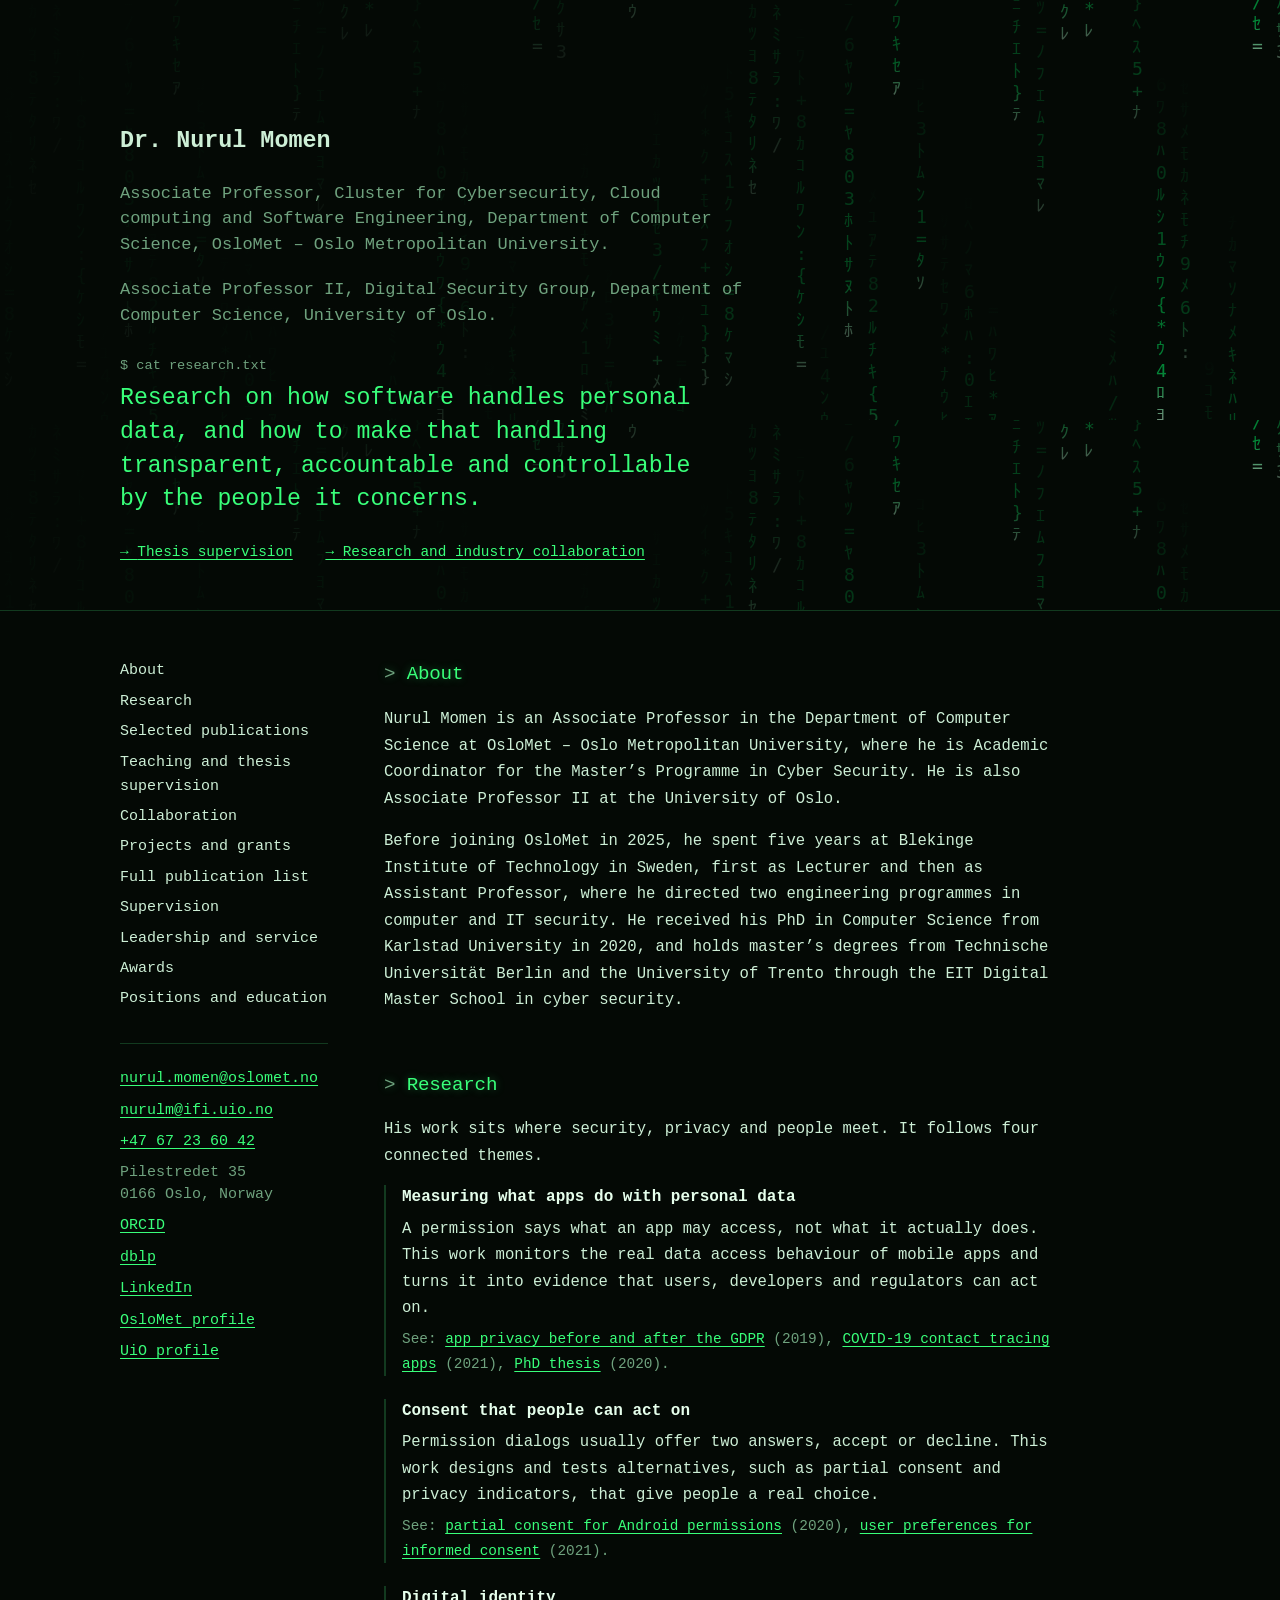
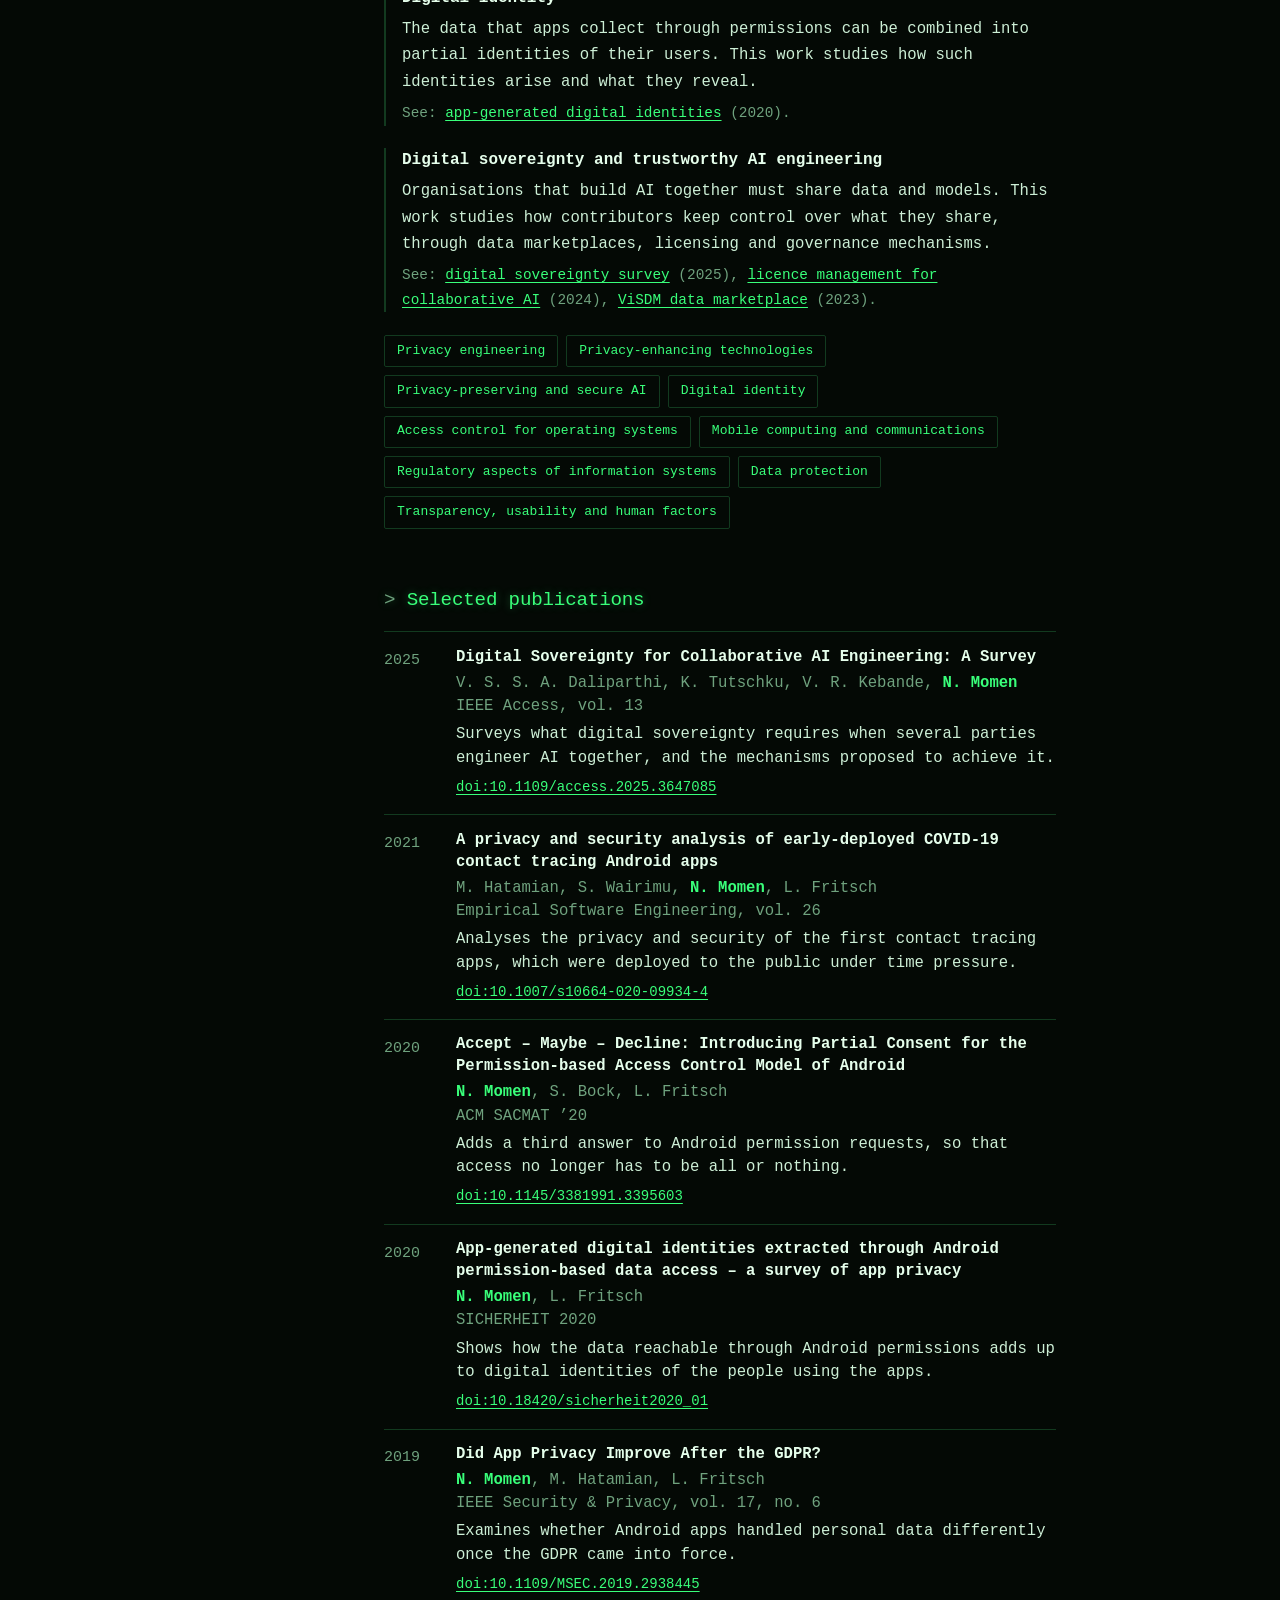
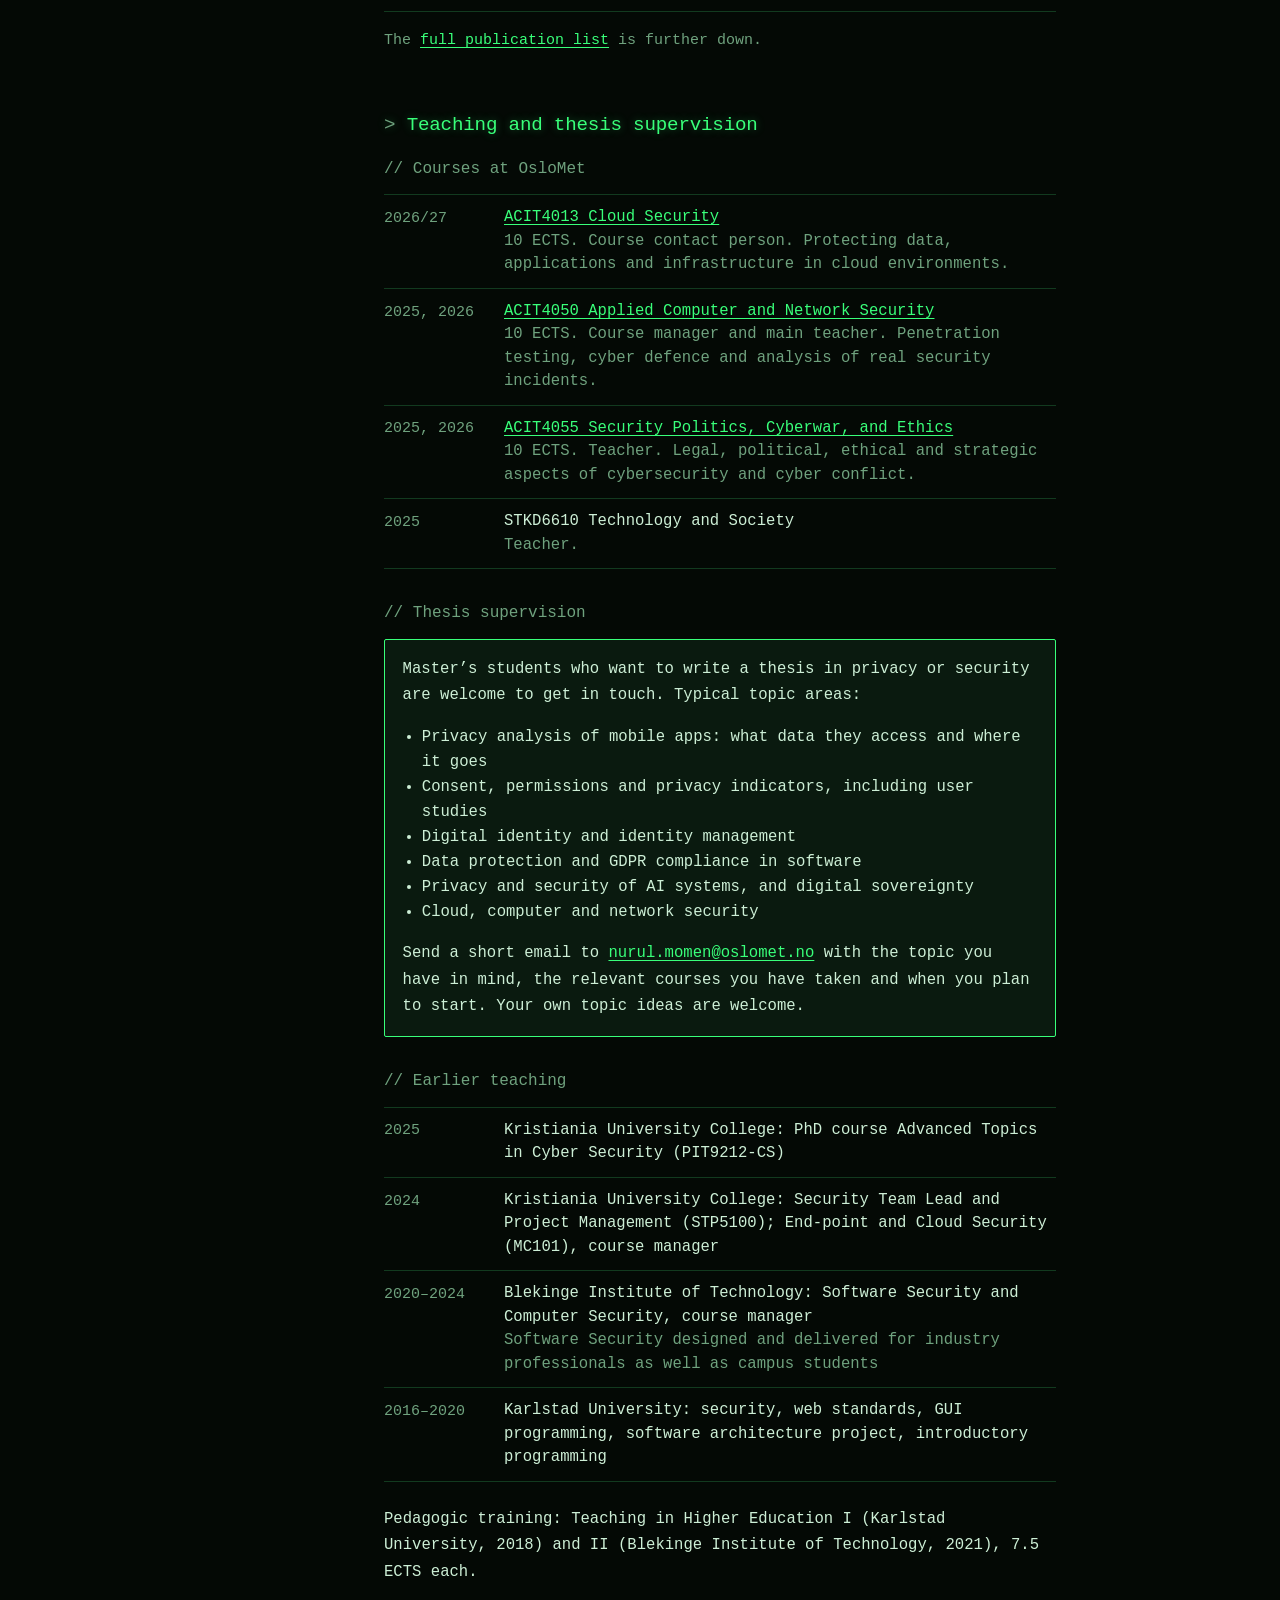
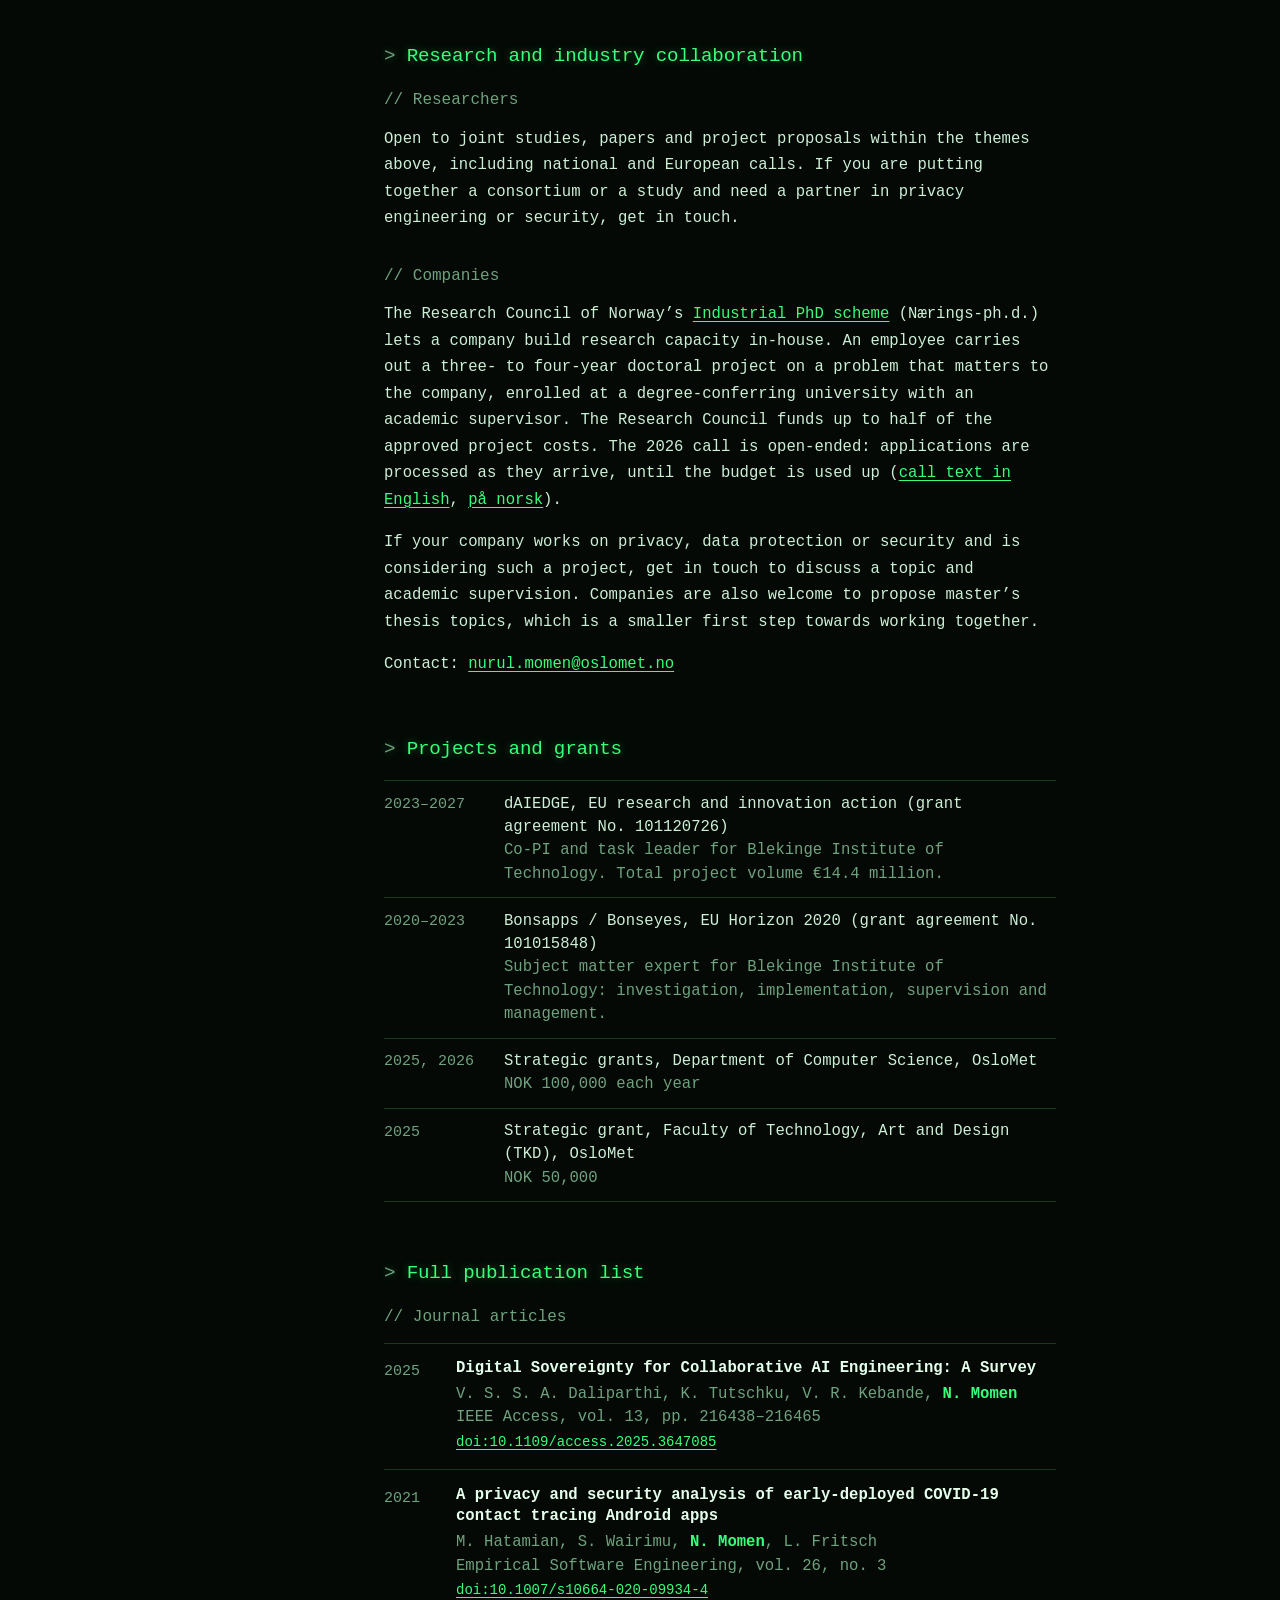
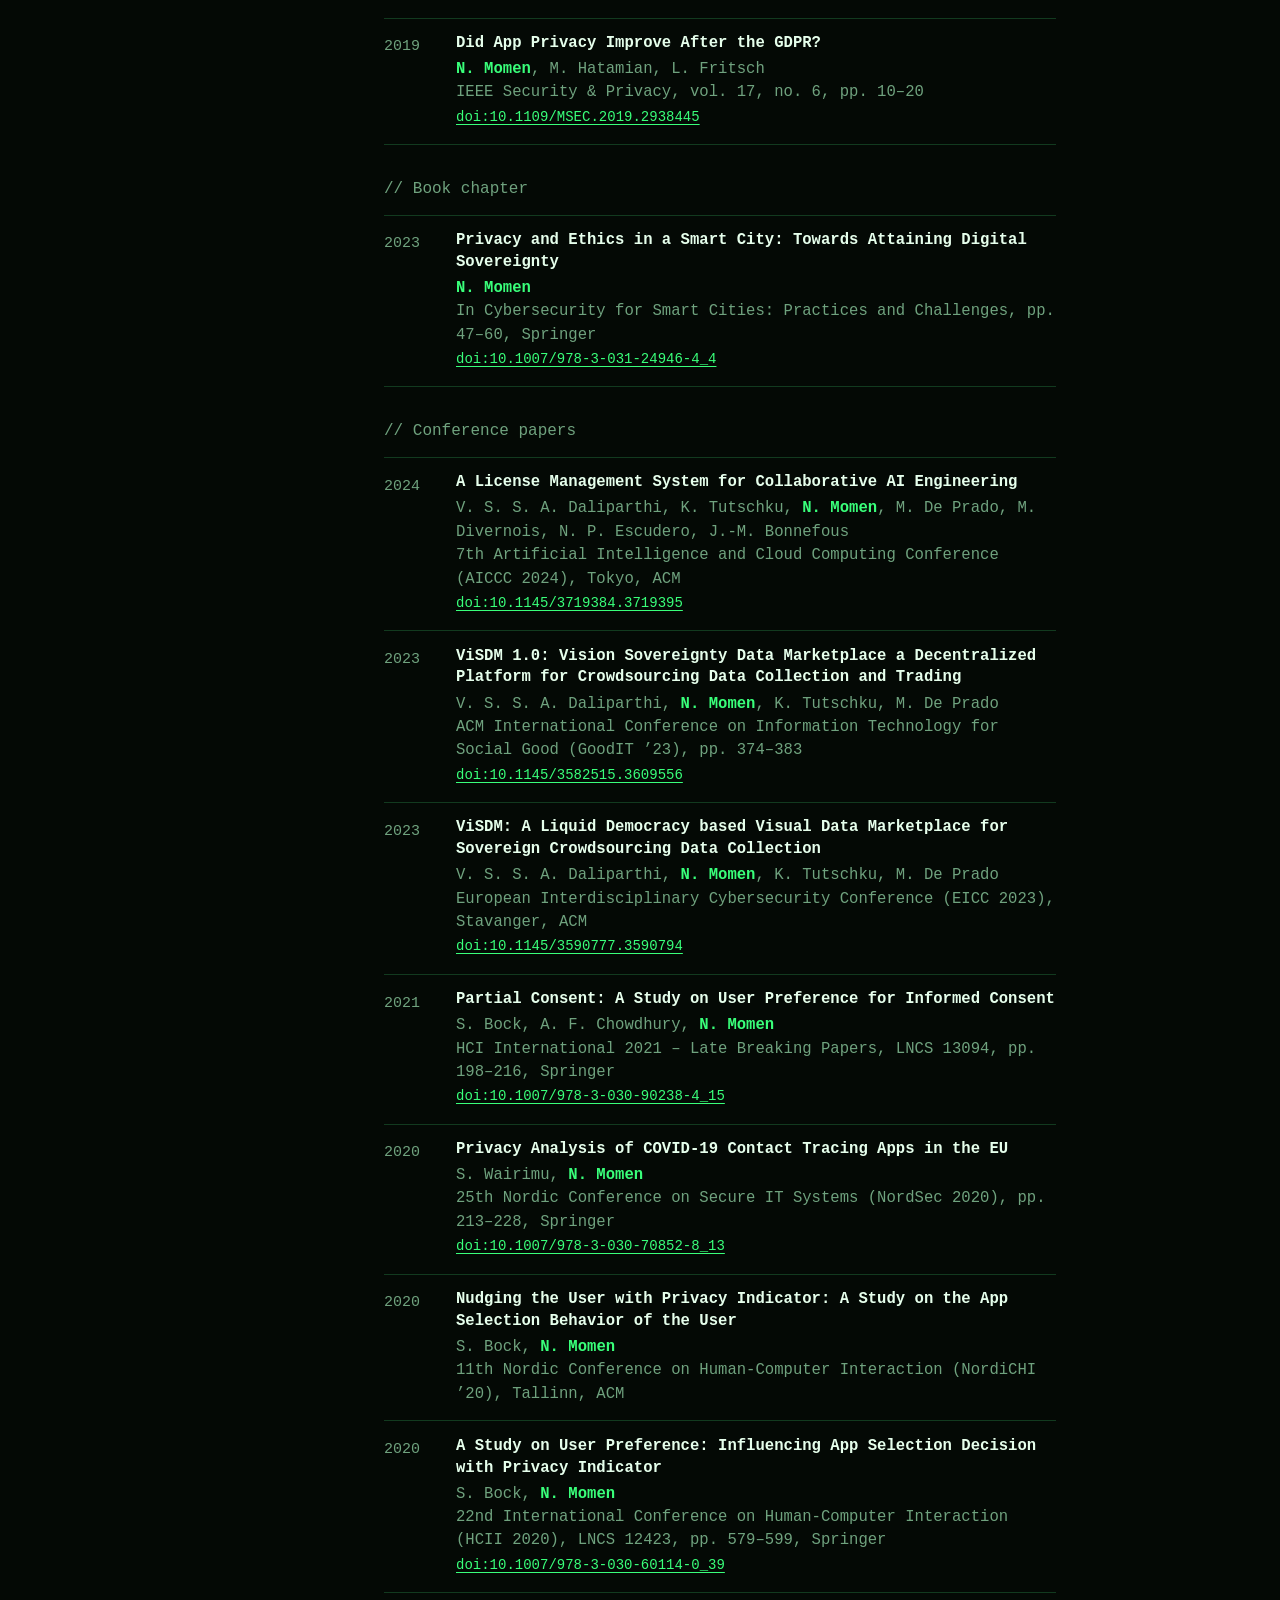
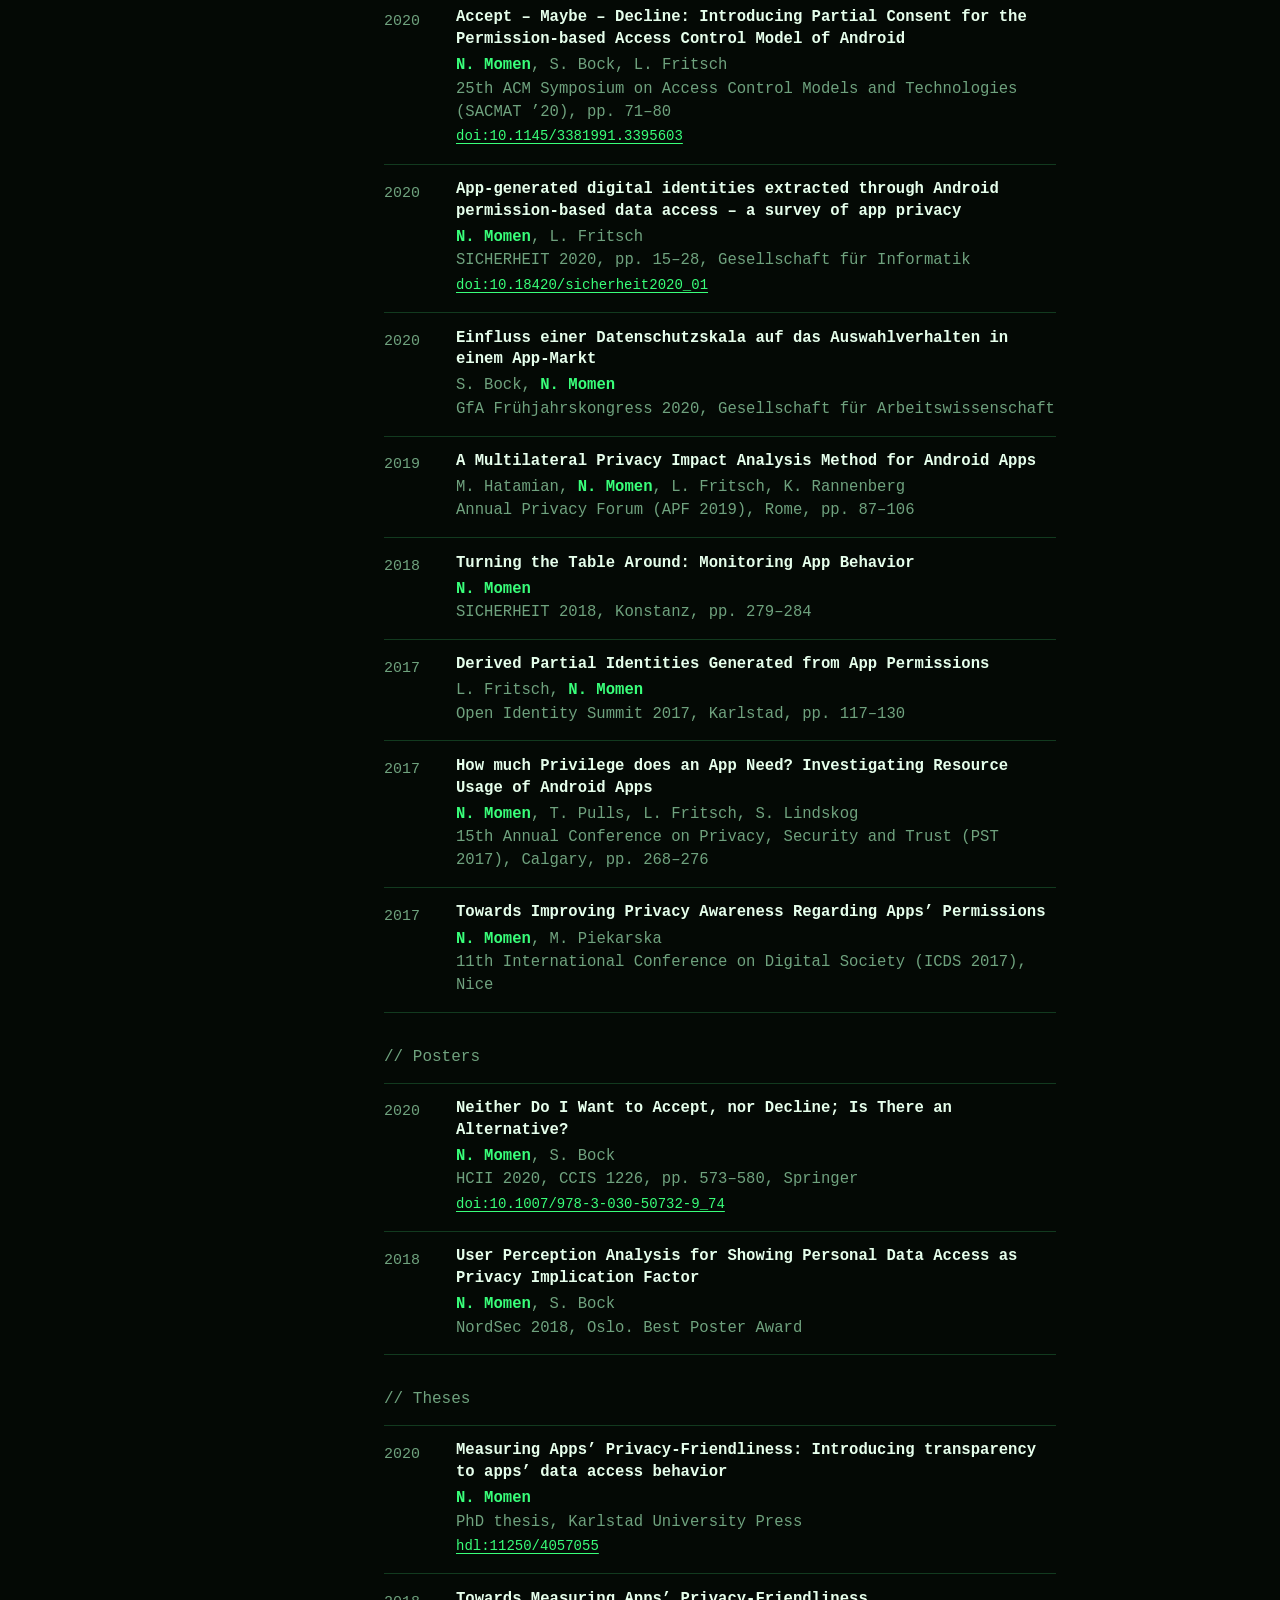
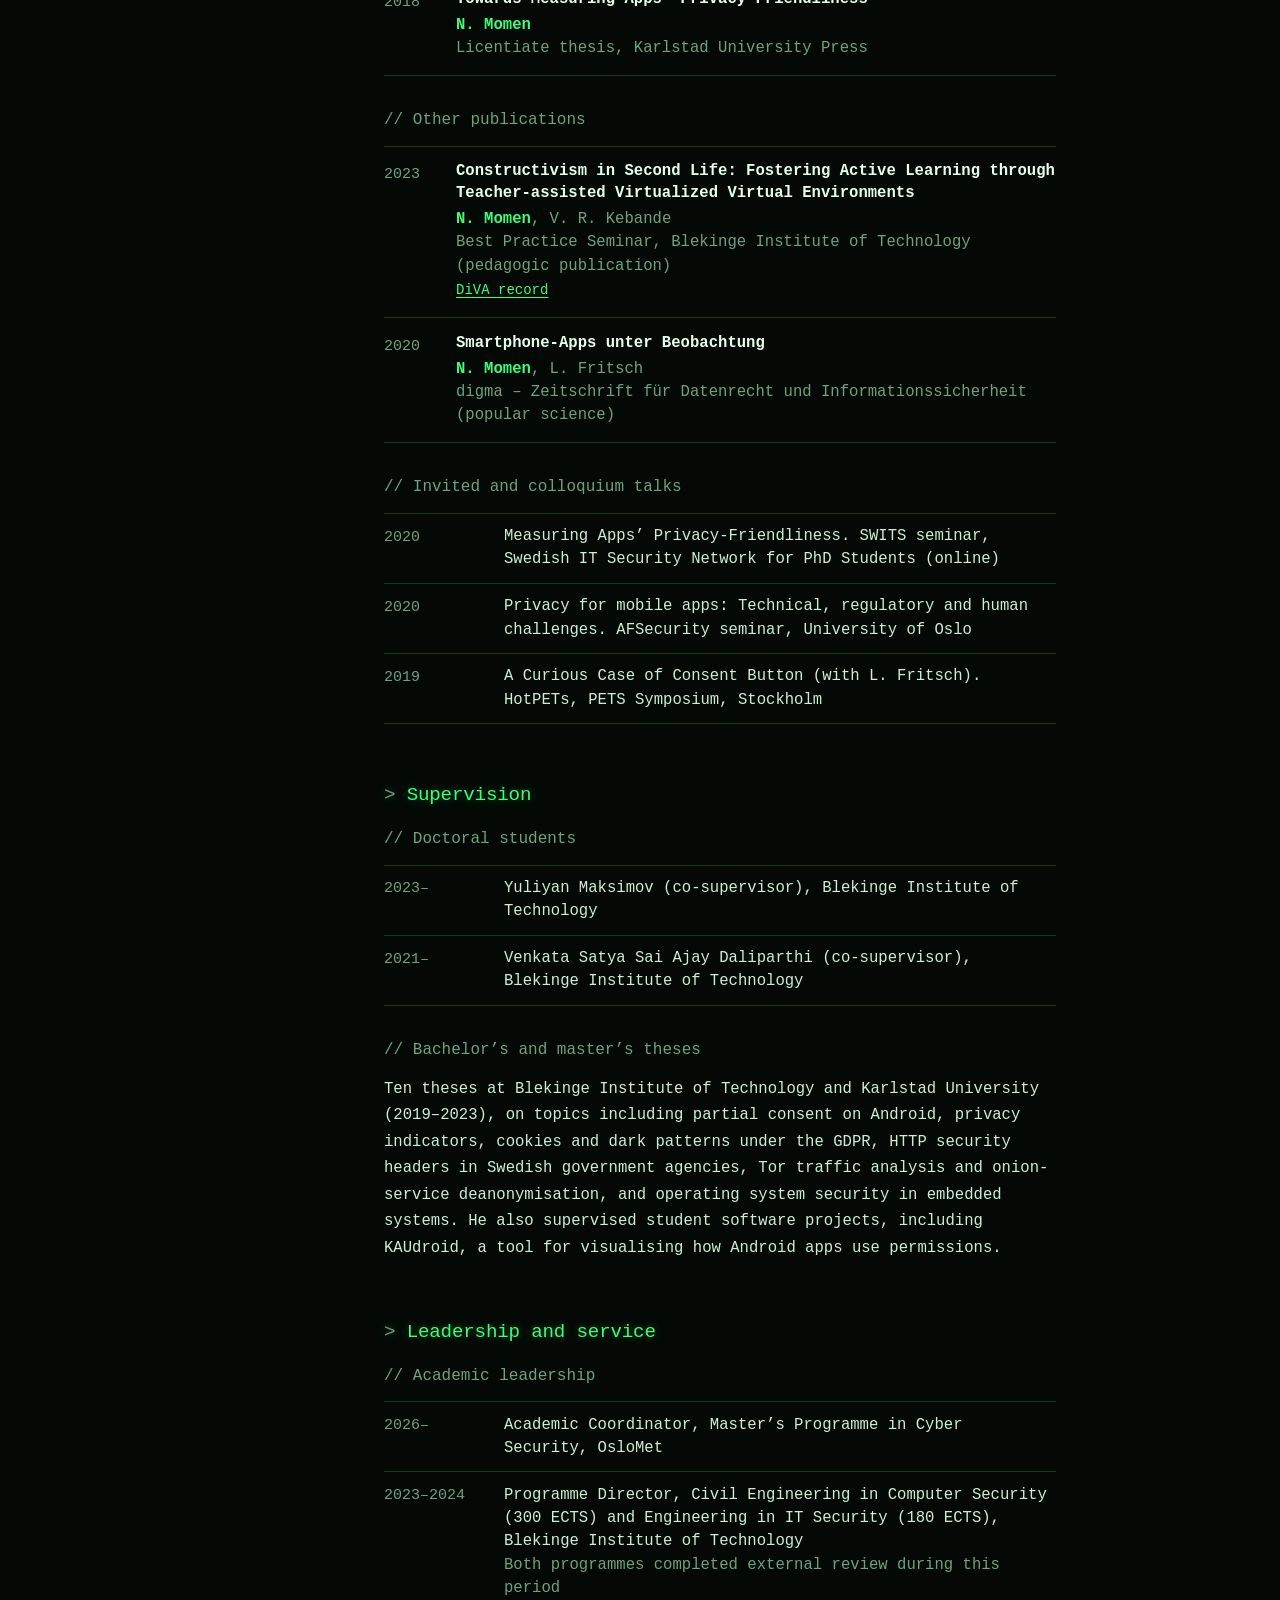
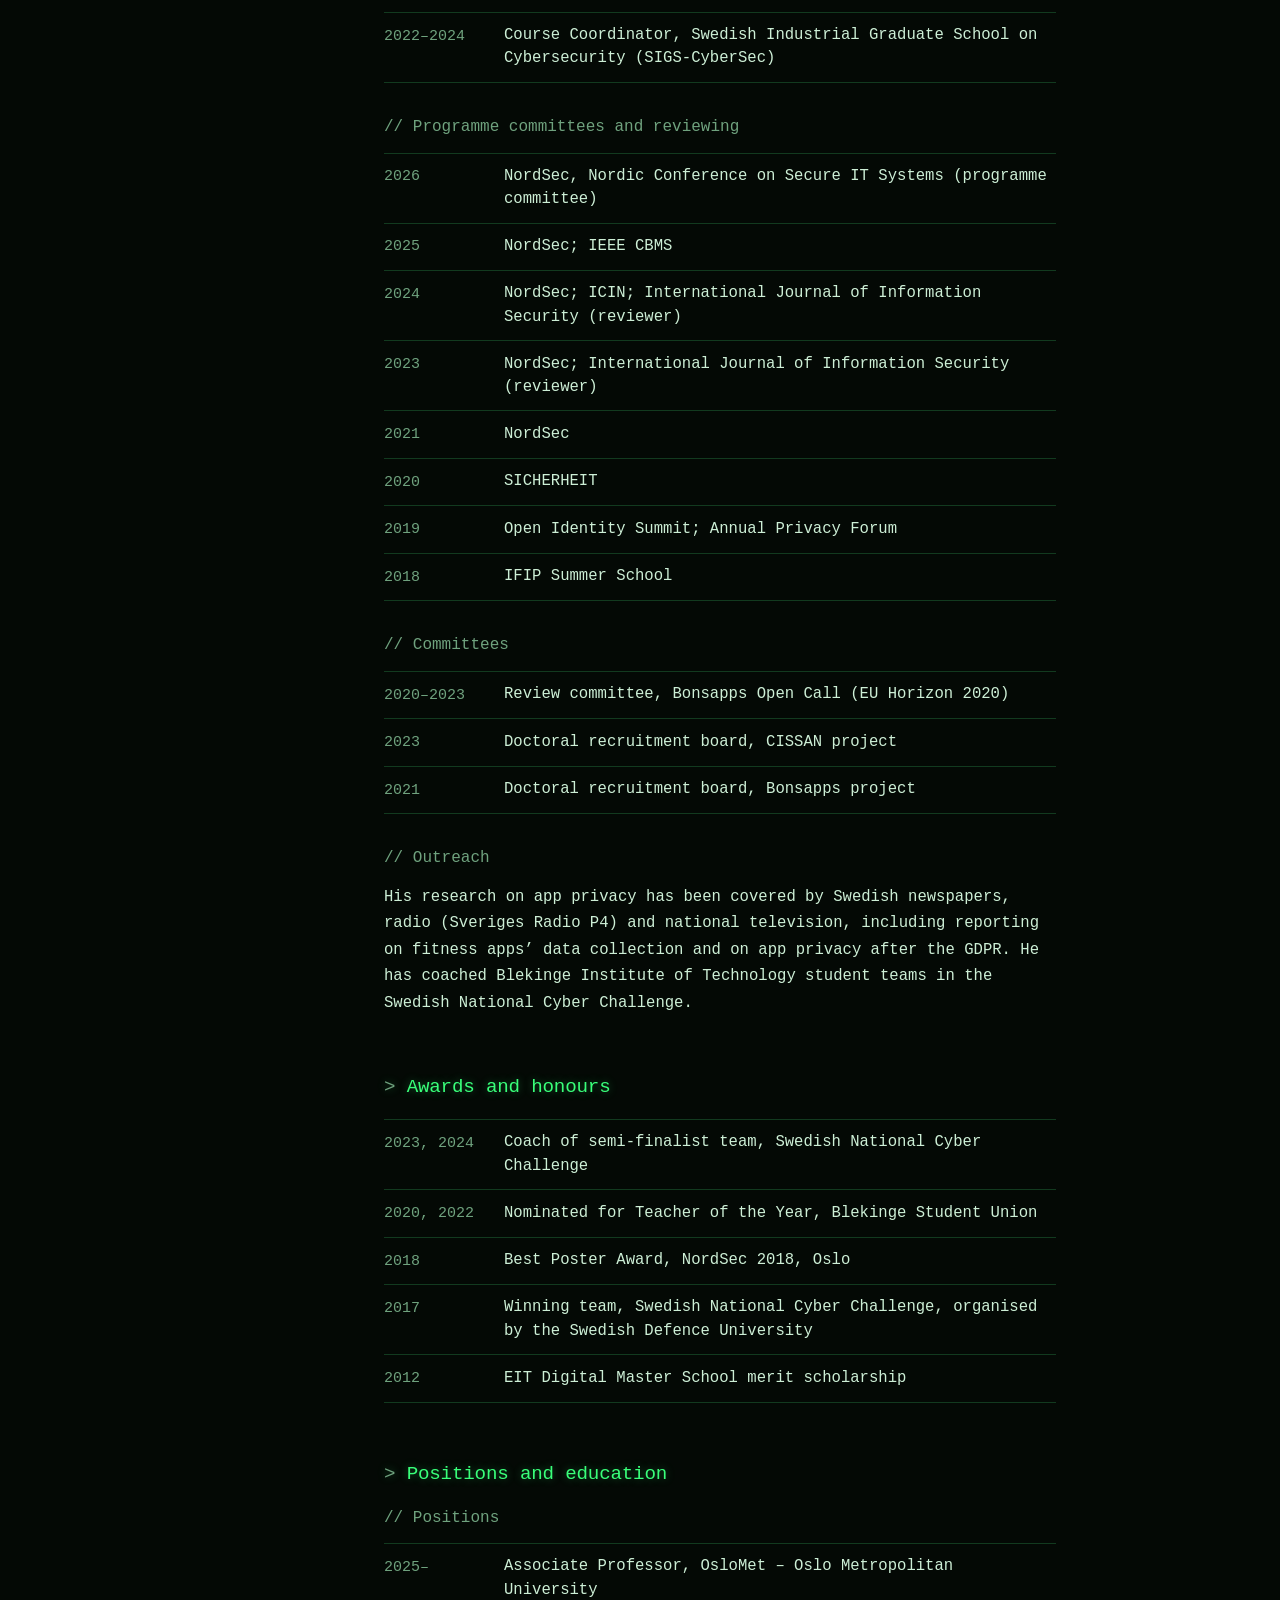
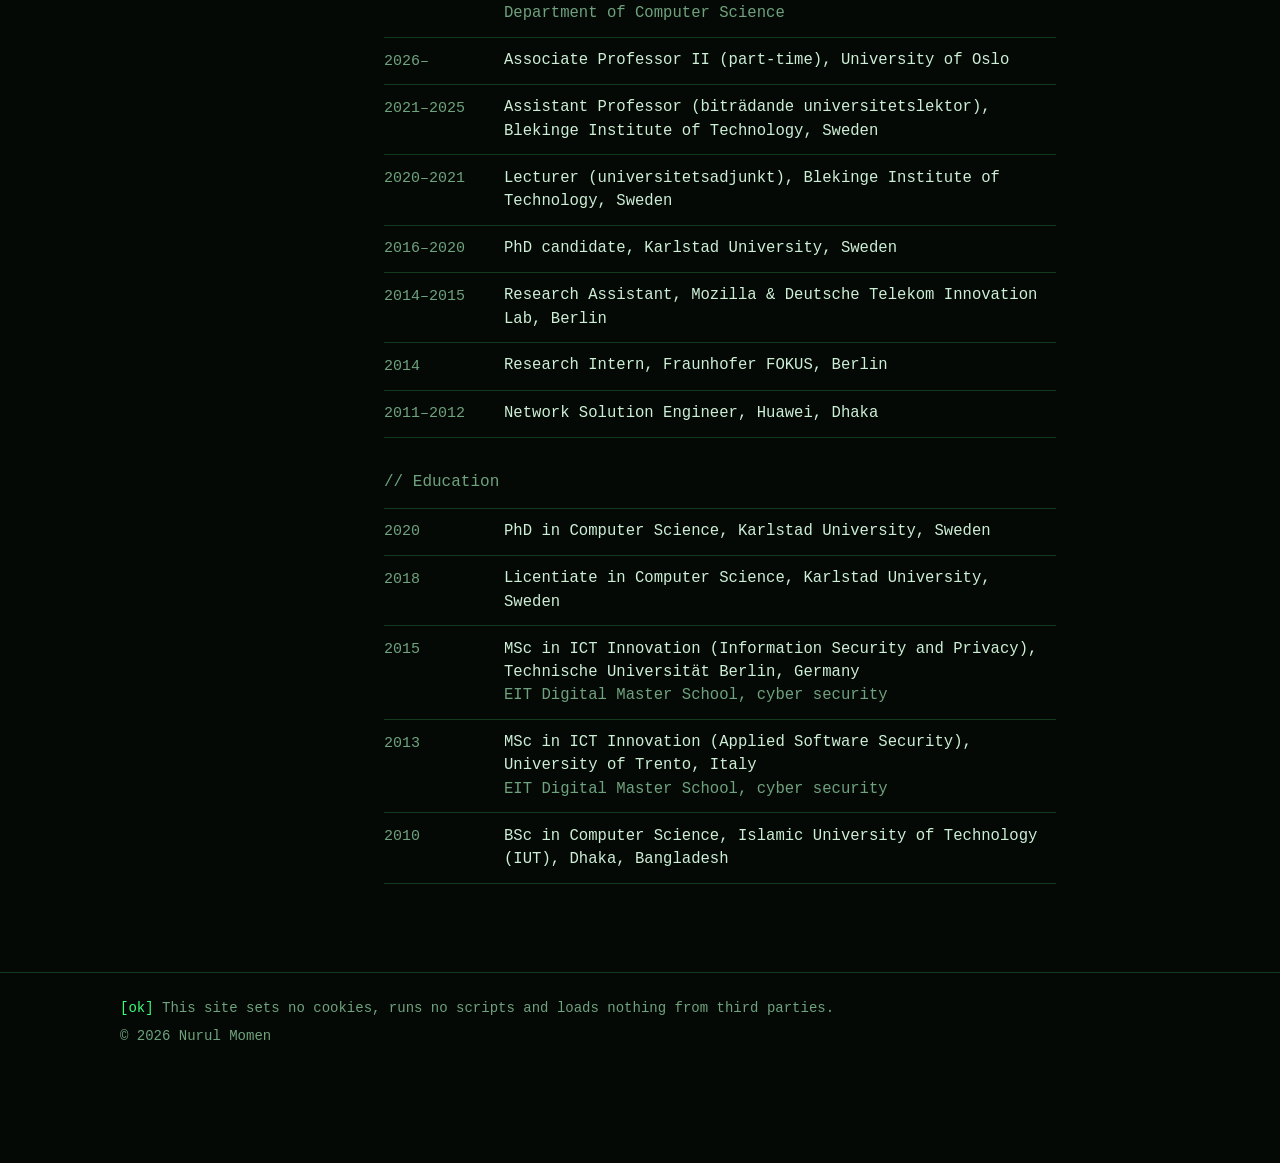
<file: docs/index.html>
<!DOCTYPE html>
<html lang="en">
<head>
  <meta charset="utf-8">
  <meta name="viewport" content="width=device-width, initial-scale=1">
  <title>Nurul Momen – Privacy and Cybersecurity Research</title>
  <meta name="description" content="Nurul Momen, Associate Professor at OsloMet – Oslo Metropolitan University. Research in privacy engineering, cybersecurity, digital identity and secure, privacy-preserving AI.">
  <meta name="author" content="Nurul Momen">
  <link rel="icon" href="favicon.svg" type="image/svg+xml">
  <link rel="stylesheet" href="styles.css">
</head>
<body>
  <a class="skip" href="#content">Skip to content</a>

  <header class="hero">
    <div class="wrap">
      <h2>Dr. Nurul Momen</h2>
      <p class="role">Associate Professor, Cluster for Cybersecurity, Cloud computing and Software Engineering, Department of Computer Science, OsloMet – Oslo Metropolitan University.</p>
      <p class="role">Associate Professor II, Digital Security Group, Department of Computer Science, University of Oslo.</p>
      <p class="lede">Research on how software handles personal data, and how to make that handling transparent, accountable and controllable by the people it concerns.</p>
      <p class="hero-links"><a href="#teaching">Thesis supervision</a>  <a href="#collaborate">Research and industry collaboration</a></p>
    </div>
  </header>

  <div class="wrap layout">
    <aside class="side" aria-label="Site navigation and contact">
      <div class="side-inner">
        <nav>
          <ul>
            <li><a href="#about">About</a></li>
            <li><a href="#research">Research</a></li>
            <li><a href="#selected">Selected publications</a></li>
            <li><a href="#teaching">Teaching and thesis supervision</a></li>
            <li><a href="#collaborate">Collaboration</a></li>
            <li><a href="#grants">Projects and grants</a></li>
            <li><a href="#publications">Full publication list</a></li>
            <li><a href="#supervision">Supervision</a></li>
            <li><a href="#service">Leadership and service</a></li>
            <li><a href="#awards">Awards</a></li>
            <li><a href="#cv">Positions and education</a></li>
          </ul>
        </nav>
        <ul class="contact">
          <li><a href="mailto:nurul.momen@oslomet.no">nurul.momen@oslomet.no</a></li>
          <li><a href="mailto:nurulm@ifi.uio.no">nurulm@ifi.uio.no</a></li>
          <li><a href="tel:+4767236042">+47 67 23 60 42</a></li>
          <li>Pilestredet 35<br>0166 Oslo, Norway</li>
          <li><a href="https://orcid.org/0000-0002-5235-5335">ORCID</a></li>
          <li><a href="https://dblp.dagstuhl.de/pid/214/7088.html">dblp</a></li>
          <li><a href="https://www.linkedin.com/in/momennurul/">LinkedIn</a></li>
          <li><a href="https://www.oslomet.no/en/about/employee/numom4316/">OsloMet profile</a></li>
          <li><a href="https://www.mn.uio.no/ifi/?vrtx=person-view&amp;uid=nurulm&amp;lang=en">UiO profile</a></li>
        </ul>
      </div>
    </aside>

    <main id="content">
      <section id="about" aria-labelledby="about-h">
        <h2 id="about-h">About</h2>
        <p>Nurul Momen is an Associate Professor in the Department of Computer Science at OsloMet – Oslo Metropolitan University, where he is Academic Coordinator for the Master’s Programme in Cyber Security. He is also Associate Professor II at the University of Oslo.</p>
        <p>Before joining OsloMet in 2025, he spent five years at Blekinge Institute of Technology in Sweden, first as Lecturer and then as Assistant Professor, where he directed two engineering programmes in computer and IT security. He received his PhD in Computer Science from Karlstad University in 2020, and holds master’s degrees from Technische Universität Berlin and the University of Trento through the EIT Digital Master School in cyber security.</p>
      </section>

      <section id="research" aria-labelledby="research-h">
        <h2 id="research-h">Research</h2>
        <p>His work sits where security, privacy and people meet. It follows four connected themes.</p>
        <div class="theme">
          <h3>Measuring what apps do with personal data</h3>
          <p>A permission says what an app may access, not what it actually does. This work monitors the real data access behaviour of mobile apps and turns it into evidence that users, developers and regulators can act on.</p>
          <p class="refs">See: <a href="https://doi.org/10.1109/MSEC.2019.2938445">app privacy before and after the GDPR</a> (2019), <a href="https://doi.org/10.1007/s10664-020-09934-4">COVID-19 contact tracing apps</a> (2021), <a href="https://hdl.handle.net/11250/4057055">PhD thesis</a> (2020).</p>
        </div>
        <div class="theme">
          <h3>Consent that people can act on</h3>
          <p>Permission dialogs usually offer two answers, accept or decline. This work designs and tests alternatives, such as partial consent and privacy indicators, that give people a real choice.</p>
          <p class="refs">See: <a href="https://doi.org/10.1145/3381991.3395603">partial consent for Android permissions</a> (2020), <a href="https://doi.org/10.1007/978-3-030-90238-4_15">user preferences for informed consent</a> (2021).</p>
        </div>
        <div class="theme">
          <h3>Digital identity</h3>
          <p>The data that apps collect through permissions can be combined into partial identities of their users. This work studies how such identities arise and what they reveal.</p>
          <p class="refs">See: <a href="https://doi.org/10.18420/sicherheit2020_01">app-generated digital identities</a> (2020).</p>
        </div>
        <div class="theme">
          <h3>Digital sovereignty and trustworthy AI engineering</h3>
          <p>Organisations that build AI together must share data and models. This work studies how contributors keep control over what they share, through data marketplaces, licensing and governance mechanisms.</p>
          <p class="refs">See: <a href="https://doi.org/10.1109/access.2025.3647085">digital sovereignty survey</a> (2025), <a href="https://doi.org/10.1145/3719384.3719395">licence management for collaborative AI</a> (2024), <a href="https://doi.org/10.1145/3590777.3590794">ViSDM data marketplace</a> (2023).</p>
        </div>
        <ul class="interests">
          <li>Privacy engineering</li>
          <li>Privacy-enhancing technologies</li>
          <li>Privacy-preserving and secure AI</li>
          <li>Digital identity</li>
          <li>Access control for operating systems</li>
          <li>Mobile computing and communications</li>
          <li>Regulatory aspects of information systems</li>
          <li>Data protection</li>
          <li>Transparency, usability and human factors</li>
        </ul>
      </section>

      <section id="selected" aria-labelledby="selected-h">
        <h2 id="selected-h">Selected publications</h2>
        <ol class="pubs">
          <li class="pub">
            <span class="year">2025</span>
            <div>
              <span class="title">Digital Sovereignty for Collaborative AI Engineering: A Survey</span>
              <span class="authors">V. S. S. A. Daliparthi, K. Tutschku, V. R. Kebande, <strong>N. Momen</strong></span>
              <span class="venue">IEEE Access, vol. 13</span>
              <span class="why">Surveys what digital sovereignty requires when several parties engineer AI together, and the mechanisms proposed to achieve it.</span>
              <a class="doi" href="https://doi.org/10.1109/access.2025.3647085">doi:10.1109/access.2025.3647085</a>
            </div>
          </li>
          <li class="pub">
            <span class="year">2021</span>
            <div>
              <span class="title">A privacy and security analysis of early-deployed COVID-19 contact tracing Android apps</span>
              <span class="authors">M. Hatamian, S. Wairimu, <strong>N. Momen</strong>, L. Fritsch</span>
              <span class="venue">Empirical Software Engineering, vol. 26</span>
              <span class="why">Analyses the privacy and security of the first contact tracing apps, which were deployed to the public under time pressure.</span>
              <a class="doi" href="https://doi.org/10.1007/s10664-020-09934-4">doi:10.1007/s10664-020-09934-4</a>
            </div>
          </li>
          <li class="pub">
            <span class="year">2020</span>
            <div>
              <span class="title">Accept – Maybe – Decline: Introducing Partial Consent for the Permission-based Access Control Model of Android</span>
              <span class="authors"><strong>N. Momen</strong>, S. Bock, L. Fritsch</span>
              <span class="venue">ACM SACMAT ’20</span>
              <span class="why">Adds a third answer to Android permission requests, so that access no longer has to be all or nothing.</span>
              <a class="doi" href="https://doi.org/10.1145/3381991.3395603">doi:10.1145/3381991.3395603</a>
            </div>
          </li>
          <li class="pub">
            <span class="year">2020</span>
            <div>
              <span class="title">App-generated digital identities extracted through Android permission-based data access – a survey of app privacy</span>
              <span class="authors"><strong>N. Momen</strong>, L. Fritsch</span>
              <span class="venue">SICHERHEIT 2020</span>
              <span class="why">Shows how the data reachable through Android permissions adds up to digital identities of the people using the apps.</span>
              <a class="doi" href="https://doi.org/10.18420/sicherheit2020_01">doi:10.18420/sicherheit2020_01</a>
            </div>
          </li>
          <li class="pub">
            <span class="year">2019</span>
            <div>
              <span class="title">Did App Privacy Improve After the GDPR?</span>
              <span class="authors"><strong>N. Momen</strong>, M. Hatamian, L. Fritsch</span>
              <span class="venue">IEEE Security &amp; Privacy, vol. 17, no. 6</span>
              <span class="why">Examines whether Android apps handled personal data differently once the GDPR came into force.</span>
              <a class="doi" href="https://doi.org/10.1109/MSEC.2019.2938445">doi:10.1109/MSEC.2019.2938445</a>
            </div>
          </li>
        </ol>
        <p class="note">The <a href="#publications">full publication list</a> is further down.</p>
      </section>

      <section id="teaching" aria-labelledby="teaching-h">
        <h2 id="teaching-h">Teaching and thesis supervision</h2>
        <h3 class="sub">Courses at OsloMet</h3>
        <ul class="entries">
          <li><span class="year">2026/27</span><div><a href="https://student.oslomet.no/studier/-/studieinfo/emne/ACIT4013/2026/H%C3%98ST">ACIT4013 Cloud Security</a><span class="detail">10 ECTS. Course contact person. Protecting data, applications and infrastructure in cloud environments.</span></div></li>
          <li><span class="year">2025, 2026</span><div><a href="https://student.oslomet.no/studier/-/studieinfo/emne/ACIT4050/2026/H%C3%98ST">ACIT4050 Applied Computer and Network Security</a><span class="detail">10 ECTS. Course manager and main teacher. Penetration testing, cyber defence and analysis of real security incidents.</span></div></li>
          <li><span class="year">2025, 2026</span><div><a href="https://student.oslomet.no/studier/-/studieinfo/emne/ACIT4055/2026/H%C3%98ST">ACIT4055 Security Politics, Cyberwar, and Ethics</a><span class="detail">10 ECTS. Teacher. Legal, political, ethical and strategic aspects of cybersecurity and cyber conflict.</span></div></li>
          <li><span class="year">2025</span><div>STKD6610 Technology and Society<span class="detail">Teacher.</span></div></li>
        </ul>
        <h3 class="sub">Thesis supervision</h3>
        <div class="callout">
          <p>Master’s students who want to write a thesis in privacy or security are welcome to get in touch. Typical topic areas:</p>
          <ul>
            <li>Privacy analysis of mobile apps: what data they access and where it goes</li>
            <li>Consent, permissions and privacy indicators, including user studies</li>
            <li>Digital identity and identity management</li>
            <li>Data protection and GDPR compliance in software</li>
            <li>Privacy and security of AI systems, and digital sovereignty</li>
            <li>Cloud, computer and network security</li>
          </ul>
          <p>Send a short email to <a href="mailto:nurul.momen@oslomet.no">nurul.momen@oslomet.no</a> with the topic you have in mind, the relevant courses you have taken and when you plan to start. Your own topic ideas are welcome.</p>
        </div>
        <h3 class="sub">Earlier teaching</h3>
        <ul class="entries">
          <li><span class="year">2025</span><div>Kristiania University College: PhD course Advanced Topics in Cyber Security (PIT9212-CS)</div></li>
          <li><span class="year">2024</span><div>Kristiania University College: Security Team Lead and Project Management (STP5100); End-point and Cloud Security (MC101), course manager</div></li>
          <li><span class="year">2020–2024</span><div>Blekinge Institute of Technology: Software Security and Computer Security, course manager<span class="detail">Software Security designed and delivered for industry professionals as well as campus students</span></div></li>
          <li><span class="year">2016–2020</span><div>Karlstad University: security, web standards, GUI programming, software architecture project, introductory programming</div></li>
        </ul>
        <p>Pedagogic training: Teaching in Higher Education I (Karlstad University, 2018) and II (Blekinge Institute of Technology, 2021), 7.5 ECTS each.</p>
      </section>

      <section id="collaborate" aria-labelledby="collab-h">
        <h2 id="collab-h">Research and industry collaboration</h2>
        <h3 class="sub">Researchers</h3>
        <p>Open to joint studies, papers and project proposals within the themes above, including national and European calls. If you are putting together a consortium or a study and need a partner in privacy engineering or security, get in touch.</p>
        <h3 class="sub">Companies</h3>
        <p>The Research Council of Norway’s <a href="https://www.forskningsradet.no/en/financing/what/industrial-phd">Industrial PhD scheme</a> (Nærings-ph.d.) lets a company build research capacity in-house. An employee carries out a three- to four-year doctoral project on a problem that matters to the company, enrolled at a degree-conferring university with an academic supervisor. The Research Council funds up to half of the approved project costs. The 2026 call is open-ended: applications are processed as they arrive, until the budget is used up (<a href="https://www.forskningsradet.no/en/call-for-proposals/2026/industrial-phd-scheme-doctoral-projects-industry-2026/">call text in English</a>, <a href="https://www.forskningsradet.no/utlysninger/2026/narings-phd-doktorgradsprosjekt-bedrift-2026/" hreflang="nb">på norsk</a>).</p>
        <p>If your company works on privacy, data protection or security and is considering such a project, get in touch to discuss a topic and academic supervision. Companies are also welcome to propose master’s thesis topics, which is a smaller first step towards working together.</p>
        <p>Contact: <a href="mailto:nurul.momen@oslomet.no">nurul.momen@oslomet.no</a></p>
      </section>

      <section id="grants" aria-labelledby="grants-h">
        <h2 id="grants-h">Projects and grants</h2>
        <ul class="entries">
          <li><span class="year">2023–2027</span><div>dAIEDGE, EU research and innovation action (grant agreement No. 101120726)<span class="detail">Co-PI and task leader for Blekinge Institute of Technology. Total project volume €14.4 million.</span></div></li>
          <li><span class="year">2020–2023</span><div>Bonsapps / Bonseyes, EU Horizon 2020 (grant agreement No. 101015848)<span class="detail">Subject matter expert for Blekinge Institute of Technology: investigation, implementation, supervision and management.</span></div></li>
          <li><span class="year">2025, 2026</span><div>Strategic grants, Department of Computer Science, OsloMet<span class="detail">NOK 100,000 each year</span></div></li>
          <li><span class="year">2025</span><div>Strategic grant, Faculty of Technology, Art and Design (TKD), OsloMet<span class="detail">NOK 50,000</span></div></li>
        </ul>
      </section>

      <section id="publications" aria-labelledby="pubs-h">
        <h2 id="pubs-h">Full publication list</h2>
        <h3 class="sub">Journal articles</h3>
        <ol class="pubs">
          <li class="pub">
            <span class="year">2025</span>
            <div>
              <span class="title">Digital Sovereignty for Collaborative AI Engineering: A Survey</span>
              <span class="authors">V. S. S. A. Daliparthi, K. Tutschku, V. R. Kebande, <strong>N. Momen</strong></span>
              <span class="venue">IEEE Access, vol. 13, pp. 216438–216465</span>
              <a class="doi" href="https://doi.org/10.1109/access.2025.3647085">doi:10.1109/access.2025.3647085</a>
            </div>
          </li>
          <li class="pub">
            <span class="year">2021</span>
            <div>
              <span class="title">A privacy and security analysis of early-deployed COVID-19 contact tracing Android apps</span>
              <span class="authors">M. Hatamian, S. Wairimu, <strong>N. Momen</strong>, L. Fritsch</span>
              <span class="venue">Empirical Software Engineering, vol. 26, no. 3</span>
              <a class="doi" href="https://doi.org/10.1007/s10664-020-09934-4">doi:10.1007/s10664-020-09934-4</a>
            </div>
          </li>
          <li class="pub">
            <span class="year">2019</span>
            <div>
              <span class="title">Did App Privacy Improve After the GDPR?</span>
              <span class="authors"><strong>N. Momen</strong>, M. Hatamian, L. Fritsch</span>
              <span class="venue">IEEE Security &amp; Privacy, vol. 17, no. 6, pp. 10–20</span>
              <a class="doi" href="https://doi.org/10.1109/MSEC.2019.2938445">doi:10.1109/MSEC.2019.2938445</a>
            </div>
          </li>
        </ol>
        <h3 class="sub">Book chapter</h3>
        <ol class="pubs">
          <li class="pub">
            <span class="year">2023</span>
            <div>
              <span class="title">Privacy and Ethics in a Smart City: Towards Attaining Digital Sovereignty</span>
              <span class="authors"><strong>N. Momen</strong></span>
              <span class="venue">In Cybersecurity for Smart Cities: Practices and Challenges, pp. 47–60, Springer</span>
              <a class="doi" href="https://doi.org/10.1007/978-3-031-24946-4_4">doi:10.1007/978-3-031-24946-4_4</a>
            </div>
          </li>
        </ol>
        <h3 class="sub">Conference papers</h3>
        <ol class="pubs">
          <li class="pub">
            <span class="year">2024</span>
            <div>
              <span class="title">A License Management System for Collaborative AI Engineering</span>
              <span class="authors">V. S. S. A. Daliparthi, K. Tutschku, <strong>N. Momen</strong>, M. De Prado, M. Divernois, N. P. Escudero, J.-M. Bonnefous</span>
              <span class="venue">7th Artificial Intelligence and Cloud Computing Conference (AICCC 2024), Tokyo, ACM</span>
              <a class="doi" href="https://doi.org/10.1145/3719384.3719395">doi:10.1145/3719384.3719395</a>
            </div>
          </li>
          <li class="pub">
            <span class="year">2023</span>
            <div>
              <span class="title">ViSDM 1.0: Vision Sovereignty Data Marketplace a Decentralized Platform for Crowdsourcing Data Collection and Trading</span>
              <span class="authors">V. S. S. A. Daliparthi, <strong>N. Momen</strong>, K. Tutschku, M. De Prado</span>
              <span class="venue">ACM International Conference on Information Technology for Social Good (GoodIT ’23), pp. 374–383</span>
              <a class="doi" href="https://doi.org/10.1145/3582515.3609556">doi:10.1145/3582515.3609556</a>
            </div>
          </li>
          <li class="pub">
            <span class="year">2023</span>
            <div>
              <span class="title">ViSDM: A Liquid Democracy based Visual Data Marketplace for Sovereign Crowdsourcing Data Collection</span>
              <span class="authors">V. S. S. A. Daliparthi, <strong>N. Momen</strong>, K. Tutschku, M. De Prado</span>
              <span class="venue">European Interdisciplinary Cybersecurity Conference (EICC 2023), Stavanger, ACM</span>
              <a class="doi" href="https://doi.org/10.1145/3590777.3590794">doi:10.1145/3590777.3590794</a>
            </div>
          </li>
          <li class="pub">
            <span class="year">2021</span>
            <div>
              <span class="title">Partial Consent: A Study on User Preference for Informed Consent</span>
              <span class="authors">S. Bock, A. F. Chowdhury, <strong>N. Momen</strong></span>
              <span class="venue">HCI International 2021 – Late Breaking Papers, LNCS 13094, pp. 198–216, Springer</span>
              <a class="doi" href="https://doi.org/10.1007/978-3-030-90238-4_15">doi:10.1007/978-3-030-90238-4_15</a>
            </div>
          </li>
          <li class="pub">
            <span class="year">2020</span>
            <div>
              <span class="title">Privacy Analysis of COVID-19 Contact Tracing Apps in the EU</span>
              <span class="authors">S. Wairimu, <strong>N. Momen</strong></span>
              <span class="venue">25th Nordic Conference on Secure IT Systems (NordSec 2020), pp. 213–228, Springer</span>
              <a class="doi" href="https://doi.org/10.1007/978-3-030-70852-8_13">doi:10.1007/978-3-030-70852-8_13</a>
            </div>
          </li>
          <li class="pub">
            <span class="year">2020</span>
            <div>
              <span class="title">Nudging the User with Privacy Indicator: A Study on the App Selection Behavior of the User</span>
              <span class="authors">S. Bock, <strong>N. Momen</strong></span>
              <span class="venue">11th Nordic Conference on Human-Computer Interaction (NordiCHI ’20), Tallinn, ACM</span>
            </div>
          </li>
          <li class="pub">
            <span class="year">2020</span>
            <div>
              <span class="title">A Study on User Preference: Influencing App Selection Decision with Privacy Indicator</span>
              <span class="authors">S. Bock, <strong>N. Momen</strong></span>
              <span class="venue">22nd International Conference on Human-Computer Interaction (HCII 2020), LNCS 12423, pp. 579–599, Springer</span>
              <a class="doi" href="https://doi.org/10.1007/978-3-030-60114-0_39">doi:10.1007/978-3-030-60114-0_39</a>
            </div>
          </li>
          <li class="pub">
            <span class="year">2020</span>
            <div>
              <span class="title">Accept – Maybe – Decline: Introducing Partial Consent for the Permission-based Access Control Model of Android</span>
              <span class="authors"><strong>N. Momen</strong>, S. Bock, L. Fritsch</span>
              <span class="venue">25th ACM Symposium on Access Control Models and Technologies (SACMAT ’20), pp. 71–80</span>
              <a class="doi" href="https://doi.org/10.1145/3381991.3395603">doi:10.1145/3381991.3395603</a>
            </div>
          </li>
          <li class="pub">
            <span class="year">2020</span>
            <div>
              <span class="title">App-generated digital identities extracted through Android permission-based data access – a survey of app privacy</span>
              <span class="authors"><strong>N. Momen</strong>, L. Fritsch</span>
              <span class="venue">SICHERHEIT 2020, pp. 15–28, Gesellschaft für Informatik</span>
              <a class="doi" href="https://doi.org/10.18420/sicherheit2020_01">doi:10.18420/sicherheit2020_01</a>
            </div>
          </li>
          <li class="pub">
            <span class="year">2020</span>
            <div>
              <span class="title">Einfluss einer Datenschutzskala auf das Auswahlverhalten in einem App-Markt</span>
              <span class="authors">S. Bock, <strong>N. Momen</strong></span>
              <span class="venue">GfA Frühjahrskongress 2020, Gesellschaft für Arbeitswissenschaft</span>
            </div>
          </li>
          <li class="pub">
            <span class="year">2019</span>
            <div>
              <span class="title">A Multilateral Privacy Impact Analysis Method for Android Apps</span>
              <span class="authors">M. Hatamian, <strong>N. Momen</strong>, L. Fritsch, K. Rannenberg</span>
              <span class="venue">Annual Privacy Forum (APF 2019), Rome, pp. 87–106</span>
            </div>
          </li>
          <li class="pub">
            <span class="year">2018</span>
            <div>
              <span class="title">Turning the Table Around: Monitoring App Behavior</span>
              <span class="authors"><strong>N. Momen</strong></span>
              <span class="venue">SICHERHEIT 2018, Konstanz, pp. 279–284</span>
            </div>
          </li>
          <li class="pub">
            <span class="year">2017</span>
            <div>
              <span class="title">Derived Partial Identities Generated from App Permissions</span>
              <span class="authors">L. Fritsch, <strong>N. Momen</strong></span>
              <span class="venue">Open Identity Summit 2017, Karlstad, pp. 117–130</span>
            </div>
          </li>
          <li class="pub">
            <span class="year">2017</span>
            <div>
              <span class="title">How much Privilege does an App Need? Investigating Resource Usage of Android Apps</span>
              <span class="authors"><strong>N. Momen</strong>, T. Pulls, L. Fritsch, S. Lindskog</span>
              <span class="venue">15th Annual Conference on Privacy, Security and Trust (PST 2017), Calgary, pp. 268–276</span>
            </div>
          </li>
          <li class="pub">
            <span class="year">2017</span>
            <div>
              <span class="title">Towards Improving Privacy Awareness Regarding Apps’ Permissions</span>
              <span class="authors"><strong>N. Momen</strong>, M. Piekarska</span>
              <span class="venue">11th International Conference on Digital Society (ICDS 2017), Nice</span>
            </div>
          </li>
        </ol>
        <h3 class="sub">Posters</h3>
        <ol class="pubs">
          <li class="pub">
            <span class="year">2020</span>
            <div>
              <span class="title">Neither Do I Want to Accept, nor Decline; Is There an Alternative?</span>
              <span class="authors"><strong>N. Momen</strong>, S. Bock</span>
              <span class="venue">HCII 2020, CCIS 1226, pp. 573–580, Springer</span>
              <a class="doi" href="https://doi.org/10.1007/978-3-030-50732-9_74">doi:10.1007/978-3-030-50732-9_74</a>
            </div>
          </li>
          <li class="pub">
            <span class="year">2018</span>
            <div>
              <span class="title">User Perception Analysis for Showing Personal Data Access as Privacy Implication Factor</span>
              <span class="authors"><strong>N. Momen</strong>, S. Bock</span>
              <span class="venue">NordSec 2018, Oslo. Best Poster Award</span>
            </div>
          </li>
        </ol>
        <h3 class="sub">Theses</h3>
        <ol class="pubs">
          <li class="pub">
            <span class="year">2020</span>
            <div>
              <span class="title">Measuring Apps’ Privacy-Friendliness: Introducing transparency to apps’ data access behavior</span>
              <span class="authors"><strong>N. Momen</strong></span>
              <span class="venue">PhD thesis, Karlstad University Press</span>
              <a class="doi" href="https://hdl.handle.net/11250/4057055">hdl:11250/4057055</a>
            </div>
          </li>
          <li class="pub">
            <span class="year">2018</span>
            <div>
              <span class="title">Towards Measuring Apps’ Privacy-Friendliness</span>
              <span class="authors"><strong>N. Momen</strong></span>
              <span class="venue">Licentiate thesis, Karlstad University Press</span>
            </div>
          </li>
        </ol>
        <h3 class="sub">Other publications</h3>
        <ol class="pubs">
          <li class="pub">
            <span class="year">2023</span>
            <div>
              <span class="title">Constructivism in Second Life: Fostering Active Learning through Teacher-assisted Virtualized Virtual Environments</span>
              <span class="authors"><strong>N. Momen</strong>, V. R. Kebande</span>
              <span class="venue">Best Practice Seminar, Blekinge Institute of Technology (pedagogic publication)</span>
              <a class="doi" href="https://urn.kb.se/resolve?urn=urn:nbn:se:bth-25486">DiVA record</a>
            </div>
          </li>
          <li class="pub">
            <span class="year">2020</span>
            <div>
              <span class="title">Smartphone-Apps unter Beobachtung</span>
              <span class="authors"><strong>N. Momen</strong>, L. Fritsch</span>
              <span class="venue">digma – Zeitschrift für Datenrecht und Informationssicherheit (popular science)</span>
            </div>
          </li>
        </ol>
        <h3 class="sub">Invited and colloquium talks</h3>
        <ul class="entries">
          <li><span class="year">2020</span><div>Measuring Apps’ Privacy-Friendliness. SWITS seminar, Swedish IT Security Network for PhD Students (online)</div></li>
          <li><span class="year">2020</span><div>Privacy for mobile apps: Technical, regulatory and human challenges. AFSecurity seminar, University of Oslo</div></li>
          <li><span class="year">2019</span><div>A Curious Case of Consent Button (with L. Fritsch). HotPETs, PETS Symposium, Stockholm</div></li>
        </ul>
      </section>

      <section id="supervision" aria-labelledby="supervision-h">
        <h2 id="supervision-h">Supervision</h2>
        <h3 class="sub">Doctoral students</h3>
        <ul class="entries">
          <li><span class="year">2023–</span><div>Yuliyan Maksimov (co-supervisor), Blekinge Institute of Technology</div></li>
          <li><span class="year">2021–</span><div>Venkata Satya Sai Ajay Daliparthi (co-supervisor), Blekinge Institute of Technology</div></li>
        </ul>
        <h3 class="sub">Bachelor’s and master’s theses</h3>
        <p>Ten theses at Blekinge Institute of Technology and Karlstad University (2019–2023), on topics including partial consent on Android, privacy indicators, cookies and dark patterns under the GDPR, HTTP security headers in Swedish government agencies, Tor traffic analysis and onion-service deanonymisation, and operating system security in embedded systems. He also supervised student software projects, including KAUdroid, a tool for visualising how Android apps use permissions.</p>
      </section>

      <section id="service" aria-labelledby="service-h">
        <h2 id="service-h">Leadership and service</h2>
        <h3 class="sub">Academic leadership</h3>
        <ul class="entries">
          <li><span class="year">2026–</span><div>Academic Coordinator, Master’s Programme in Cyber Security, OsloMet</div></li>
          <li><span class="year">2023–2024</span><div>Programme Director, Civil Engineering in Computer Security (300 ECTS) and Engineering in IT Security (180 ECTS), Blekinge Institute of Technology<span class="detail">Both programmes completed external review during this period</span></div></li>
          <li><span class="year">2022–2024</span><div>Course Coordinator, Swedish Industrial Graduate School on Cybersecurity (SIGS-CyberSec)</div></li>
        </ul>
        <h3 class="sub">Programme committees and reviewing</h3>
        <ul class="entries">
          <li><span class="year">2026</span><div>NordSec, Nordic Conference on Secure IT Systems (programme committee)</div></li>
          <li><span class="year">2025</span><div>NordSec; IEEE CBMS</div></li>
          <li><span class="year">2024</span><div>NordSec; ICIN; International Journal of Information Security (reviewer)</div></li>
          <li><span class="year">2023</span><div>NordSec; International Journal of Information Security (reviewer)</div></li>
          <li><span class="year">2021</span><div>NordSec</div></li>
          <li><span class="year">2020</span><div>SICHERHEIT</div></li>
          <li><span class="year">2019</span><div>Open Identity Summit; Annual Privacy Forum</div></li>
          <li><span class="year">2018</span><div>IFIP Summer School</div></li>
        </ul>
        <h3 class="sub">Committees</h3>
        <ul class="entries">
          <li><span class="year">2020–2023</span><div>Review committee, Bonsapps Open Call (EU Horizon 2020)</div></li>
          <li><span class="year">2023</span><div>Doctoral recruitment board, CISSAN project</div></li>
          <li><span class="year">2021</span><div>Doctoral recruitment board, Bonsapps project</div></li>
        </ul>
        <h3 class="sub">Outreach</h3>
        <p>His research on app privacy has been covered by Swedish newspapers, radio (Sveriges Radio P4) and national television, including reporting on fitness apps’ data collection and on app privacy after the GDPR. He has coached Blekinge Institute of Technology student teams in the Swedish National Cyber Challenge.</p>
      </section>

      <section id="awards" aria-labelledby="awards-h">
        <h2 id="awards-h">Awards and honours</h2>
        <ul class="entries">
          <li><span class="year">2023, 2024</span><div>Coach of semi-finalist team, Swedish National Cyber Challenge</div></li>
          <li><span class="year">2020, 2022</span><div>Nominated for Teacher of the Year, Blekinge Student Union</div></li>
          <li><span class="year">2018</span><div>Best Poster Award, NordSec 2018, Oslo</div></li>
          <li><span class="year">2017</span><div>Winning team, Swedish National Cyber Challenge, organised by the Swedish Defence University</div></li>
          <li><span class="year">2012</span><div>EIT Digital Master School merit scholarship</div></li>
        </ul>
      </section>

      <section id="cv" aria-labelledby="cv-h">
        <h2 id="cv-h">Positions and education</h2>
        <h3 class="sub">Positions</h3>
        <ul class="entries">
          <li><span class="year">2025–</span><div>Associate Professor, OsloMet – Oslo Metropolitan University<span class="detail">Department of Computer Science</span></div></li>
          <li><span class="year">2026–</span><div>Associate Professor II (part-time), University of Oslo</div></li>
          <li><span class="year">2021–2025</span><div>Assistant Professor (biträdande universitetslektor), Blekinge Institute of Technology, Sweden</div></li>
          <li><span class="year">2020–2021</span><div>Lecturer (universitetsadjunkt), Blekinge Institute of Technology, Sweden</div></li>
          <li><span class="year">2016–2020</span><div>PhD candidate, Karlstad University, Sweden</div></li>
          <li><span class="year">2014–2015</span><div>Research Assistant, Mozilla &amp; Deutsche Telekom Innovation Lab, Berlin</div></li>
          <li><span class="year">2014</span><div>Research Intern, Fraunhofer FOKUS, Berlin</div></li>
          <li><span class="year">2011–2012</span><div>Network Solution Engineer, Huawei, Dhaka</div></li>
        </ul>
        <h3 class="sub">Education</h3>
        <ul class="entries">
          <li><span class="year">2020</span><div>PhD in Computer Science, Karlstad University, Sweden</div></li>
          <li><span class="year">2018</span><div>Licentiate in Computer Science, Karlstad University, Sweden</div></li>
          <li><span class="year">2015</span><div>MSc in ICT Innovation (Information Security and Privacy), Technische Universität Berlin, Germany<span class="detail">EIT Digital Master School, cyber security</span></div></li>
          <li><span class="year">2013</span><div>MSc in ICT Innovation (Applied Software Security), University of Trento, Italy<span class="detail">EIT Digital Master School, cyber security</span></div></li>
          <li><span class="year">2010</span><div>BSc in Computer Science, Islamic University of Technology (IUT), Dhaka, Bangladesh</div></li>
        </ul>
      </section>
    </main>
  </div>

  <footer>
    <div class="wrap">
      <p>This site sets no cookies, runs no scripts and loads nothing from third parties.</p>
      <p>© 2026 Nurul Momen</p>
    </div>
  </footer>
</body>
</html>
</file>
<file: docs/styles.css>
/* System font stacks only: no third-party font requests. */
:root {
  --paper: #F4F6F8;
  --ink: #18202A;
  --muted: #586472;
  --rule: #D3D9E0;
  --accent: #1D5C63;
  --accent-soft: #E1ECEC;
  --serif: Charter, "Bitstream Charter", "Sitka Text", Cambria, Georgia, serif;
  --sans: system-ui, -apple-system, "Segoe UI", Roboto, "Helvetica Neue", Arial, sans-serif;
  color-scheme: light;
}
@media (prefers-color-scheme: dark) {
  :root {
    --paper: #12171D;
    --ink: #E6EAEE;
    --muted: #9AA6B2;
    --rule: #2A333D;
    --accent: #84BEC4;
    --accent-soft: #1C2A2E;
    color-scheme: dark;
  }
}

*, *::before, *::after { box-sizing: border-box; }
html { scroll-behavior: smooth; }
@media (prefers-reduced-motion: reduce) { html { scroll-behavior: auto; } }

body {
  margin: 0;
  background: var(--paper);
  color: var(--ink);
  font-family: var(--serif);
  font-size: 1.0625rem;
  line-height: 1.6;
  -webkit-text-size-adjust: 100%;
}

a { color: var(--accent); text-underline-offset: 0.18em; text-decoration-thickness: 1px; }
a:hover { text-decoration-thickness: 2px; }
:focus-visible { outline: 2px solid var(--accent); outline-offset: 3px; border-radius: 2px; }

.skip {
  position: absolute; left: -999px; top: 0;
  background: var(--accent); color: var(--paper); padding: 0.5rem 1rem;
  font-family: var(--sans);
}
.skip:focus { left: 1rem; top: 1rem; }

.wrap { max-width: 68rem; margin: 0 auto; padding: 0 1.5rem; }

/* Hero */
.hero { padding: clamp(3rem, 9vw, 6.5rem) 0 2.5rem; border-bottom: 1px solid var(--rule); }
.hero h1 {
  margin: 0;
  font-size: clamp(2.75rem, 8vw, 5.5rem);
  font-weight: 400;
  line-height: 1;
  letter-spacing: -0.025em;
}
.hero .role {
  margin: 1.25rem 0 0;
  font-family: var(--sans);
  font-size: 1.0625rem;
  color: var(--muted);
  max-width: 40rem;
  line-height: 1.5;
}
.hero .lede {
  margin: 1.75rem 0 0;
  font-size: clamp(1.2rem, 2.2vw, 1.45rem);
  line-height: 1.45;
  max-width: 38rem;
}

/* Two-column body */
.layout {
  display: grid;
  grid-template-columns: 13rem minmax(0, 1fr);
  gap: 3.5rem;
  padding-top: 3rem;
  padding-bottom: 4rem;
}
.side { font-family: var(--sans); font-size: 0.9375rem; }
.side-inner { position: sticky; top: 2rem; }
.side nav ul, .side .contact { list-style: none; margin: 0; padding: 0; }
.side nav li { margin: 0 0 0.4rem; }
.side nav a { color: var(--ink); text-decoration: none; }
.side nav a:hover { color: var(--accent); text-decoration: underline; }
.side .contact { margin-top: 2rem; padding-top: 1.5rem; border-top: 1px solid var(--rule); color: var(--muted); }
.side .contact li { margin: 0 0 0.6rem; line-height: 1.45; overflow-wrap: anywhere; }

main section { margin: 0 0 3.5rem; max-width: 42rem; }
main section:last-child { margin-bottom: 0; }
main h2 {
  margin: 0 0 1rem;
  font-size: 1.6rem;
  font-weight: 400;
  letter-spacing: -0.01em;
}
main p { margin: 0 0 1rem; line-height: 1.7; }

.interests { margin: 0; padding: 0; list-style: none; display: flex; flex-wrap: wrap; gap: 0.5rem; font-family: var(--sans); font-size: 0.9375rem; }
.interests li { background: var(--accent-soft); color: var(--ink); padding: 0.3rem 0.75rem; border-radius: 999px; }

.project { margin: 0 0 1.5rem; padding-left: 1rem; border-left: 3px solid var(--accent); }
.project h3 { margin: 0; font-size: 1.15rem; font-weight: 600; }
.project p { margin: 0.25rem 0 0; }
.project .meta { font-family: var(--sans); font-size: 0.9375rem; color: var(--muted); }

/* Publications: year in the margin */
.pubs { margin: 0; padding: 0; list-style: none; }
.pub { display: grid; grid-template-columns: 3.5rem minmax(0, 1fr); gap: 1rem; padding: 0.9rem 0; border-top: 1px solid var(--rule); }
.pub:last-child { border-bottom: 1px solid var(--rule); }
.pub .year { font-family: var(--sans); font-size: 0.9375rem; color: var(--muted); padding-top: 0.15rem; font-variant-numeric: tabular-nums; }
.pub .title { display: block; font-weight: 600; line-height: 1.4; }
.pub .authors, .pub .venue { display: block; font-size: 0.975rem; line-height: 1.5; }
.pub .authors { color: var(--muted); margin-top: 0.2rem; }
.pub .authors strong { color: var(--ink); font-weight: 600; }
.pub .venue { font-style: italic; }
.pub .doi { font-family: var(--sans); font-size: 0.875rem; }
.note { font-family: var(--sans); font-size: 0.9375rem; color: var(--muted); margin-top: 1rem; }

footer { border-top: 1px solid var(--rule); padding: 1.5rem 0 2.5rem; font-family: var(--sans); font-size: 0.875rem; color: var(--muted); }
footer p { margin: 0 0 0.4rem; }

@media (max-width: 52rem) {
  .layout { grid-template-columns: 1fr; gap: 2rem; padding-top: 2rem; }
  .side-inner { position: static; }
  .side nav ul { display: flex; flex-wrap: wrap; gap: 0.25rem 1.25rem; }
  .side nav li { margin: 0; }
}
@media (max-width: 30rem) {
  .pub { grid-template-columns: 1fr; gap: 0.15rem; }
}

/* Generic dated entries (positions, education, teaching, service) reuse the publication grid */
.entries { margin: 0 0 1.5rem; padding: 0; list-style: none; }
.entries > li { display: grid; grid-template-columns: 6.5rem minmax(0, 1fr); gap: 1rem; padding: 0.7rem 0; border-top: 1px solid var(--rule); line-height: 1.5; }
.entries > li:last-child { border-bottom: 1px solid var(--rule); }
.entries .year { font-family: var(--sans); font-size: 0.9375rem; color: var(--muted); padding-top: 0.1rem; font-variant-numeric: tabular-nums; }
.entries .detail { display: block; color: var(--muted); font-size: 0.975rem; }
main h3.sub { margin: 2rem 0 0.75rem; font-family: var(--sans); font-size: 1rem; font-weight: 600; color: var(--ink); }
main h2 + h3.sub { margin-top: 0.5rem; }
.pubs { margin-bottom: 0.5rem; }
@media (max-width: 30rem) {
  .entries > li { grid-template-columns: 1fr; gap: 0.15rem; }
}


/* ===== Theme: Digital rain — green phosphor terminal, always dark ===== */
:root, :root:not([data-theme]) {
  --paper: #040905; --ink: #CDEFD6; --muted: #6FA27E; --rule: #123A1F;
  --accent: #39FF7A; --accent-soft: #0A1A0F;
  --mono: ui-monospace, "SF Mono", "Cascadia Code", "JetBrains Mono", Menlo, Consolas, monospace;
  --serif: var(--mono); --sans: var(--mono);
  color-scheme: dark;
}
@media (prefers-color-scheme: dark) {
  :root { --paper: #040905; --ink: #CDEFD6; --muted: #6FA27E; --rule: #123A1F; --accent: #39FF7A; --accent-soft: #0A1A0F; }
}
body { font-size: 0.975rem; }
::selection { background: var(--accent); color: var(--paper); }
.hero {
  position: relative; border-bottom: 1px solid var(--rule);
  background-color: var(--paper);
  background-image:
    linear-gradient(90deg, rgba(4,9,5,0.97) 0%, rgba(4,9,5,0.85) 45%, rgba(4,9,5,0.35) 100%),
    url("data:image/svg+xml;charset=utf-8,<svg xmlns='http://www.w3.org/2000/svg' width='720' height='420' viewBox='0 0 720 420'><defs><linearGradient id='f' x1='0' y1='0' x2='0' y2='1'><stop offset='0' stop-color='%2300ff66' stop-opacity='0'/><stop offset='0.85' stop-color='%2300ff66' stop-opacity='0.9'/><stop offset='1' stop-color='%23d9ffe6'/></linearGradient></defs><g font-family='monospace' font-size='18' fill='url%28%23f%29'><text opacity='0.72' y='0'><tspan x='4' dy='22'>%EF%BE%84</tspan><tspan x='4' dy='22'>5</tspan><tspan x='4' dy='22'>%EF%BD%B7</tspan><tspan x='4' dy='22'>%EF%BD%BA</tspan><tspan x='4' dy='22'>%EF%BD%BD</tspan><tspan x='4' dy='22'>1</tspan><tspan x='4' dy='22'>%EF%BD%B8</tspan><tspan x='4' dy='22'>%EF%BE%8C</tspan><tspan x='4' dy='22'>%EF%BD%B5</tspan><tspan x='4' dy='22'>%EF%BD%BC</tspan><tspan x='4' dy='22'>=</tspan><tspan x='4' dy='22'>8</tspan><tspan x='4' dy='22'>%EF%BD%B9</tspan><tspan x='4' dy='22'>%EF%BE%8F</tspan><tspan x='4' dy='22'>%EF%BD%BC</tspan><animateTransform attributeName='transform' type='translate' from='0 -330' to='0 420' dur='6.8s' begin='-0.5s' repeatCount='indefinite'/></text><text opacity='0.59' y='0'><tspan x='28' dy='22'>%EF%BD%B8</tspan><tspan x='28' dy='22'>5</tspan><tspan x='28' dy='22'>%EF%BD%B7</tspan><tspan x='28' dy='22'>%EF%BE%8D</tspan><tspan x='28' dy='22'>%EF%BD%B6</tspan><tspan x='28' dy='22'>%EF%BE%82</tspan><tspan x='28' dy='22'>%EF%BE%96</tspan><tspan x='28' dy='22'>8</tspan><tspan x='28' dy='22'>%EF%BE%83</tspan><tspan x='28' dy='22'>%EF%BE%80</tspan><tspan x='28' dy='22'>%EF%BE%98</tspan><tspan x='28' dy='22'>%EF%BE%88</tspan><tspan x='28' dy='22'>%EF%BD%BE</tspan><animateTransform attributeName='transform' type='translate' from='0 -286' to='0 420' dur='6.9s' begin='-5.8s' repeatCount='indefinite'/></text><text opacity='0.43' y='0'><tspan x='52' dy='22'>%EF%BD%B9</tspan><tspan x='52' dy='22'>%EF%BD%B8</tspan><tspan x='52' dy='22'>%EF%BE%8B</tspan><tspan x='52' dy='22'>:</tspan><tspan x='52' dy='22'>9</tspan><tspan x='52' dy='22'>%EF%BE%99</tspan><tspan x='52' dy='22'>%7D</tspan><tspan x='52' dy='22'>%7B</tspan><tspan x='52' dy='22'>1</tspan><tspan x='52' dy='22'>%EF%BE%97</tspan><tspan x='52' dy='22'>%EF%BE%90</tspan><tspan x='52' dy='22'>%EF%BE%88</tspan><tspan x='52' dy='22'>%EF%BE%90</tspan><tspan x='52' dy='22'>%EF%BD%BB</tspan><tspan x='52' dy='22'>%EF%BE%97</tspan><tspan x='52' dy='22'>:</tspan><tspan x='52' dy='22'>%EF%BE%9C</tspan><tspan x='52' dy='22'>/</tspan><animateTransform attributeName='transform' type='translate' from='0 -396' to='0 420' dur='5.4s' begin='-8.8s' repeatCount='indefinite'/></text><text opacity='0.83' y='0'><tspan x='76' dy='22'>%EF%BE%86</tspan><tspan x='76' dy='22'>%EF%BE%9C</tspan><tspan x='76' dy='22'>%EF%BE%84</tspan><tspan x='76' dy='22'>%2B</tspan><tspan x='76' dy='22'>8</tspan><tspan x='76' dy='22'>%EF%BD%B6</tspan><tspan x='76' dy='22'>%EF%BD%BA</tspan><tspan x='76' dy='22'>%EF%BE%99</tspan><tspan x='76' dy='22'>%EF%BE%9C</tspan><tspan x='76' dy='22'>%EF%BE%9D</tspan><tspan x='76' dy='22'>:</tspan><tspan x='76' dy='22'>%7B</tspan><tspan x='76' dy='22'>%EF%BD%B9</tspan><tspan x='76' dy='22'>%EF%BD%BC</tspan><tspan x='76' dy='22'>%EF%BE%93</tspan><tspan x='76' dy='22'>=</tspan><animateTransform attributeName='transform' type='translate' from='0 -352' to='0 420' dur='7.5s' begin='-0.6s' repeatCount='indefinite'/></text><text opacity='0.95' y='0'><tspan x='100' dy='22'>/</tspan><tspan x='100' dy='22'>%EF%BE%95</tspan><tspan x='100' dy='22'>4</tspan><tspan x='100' dy='22'>%EF%BE%9D</tspan><tspan x='100' dy='22'>%EF%BD%B3</tspan><tspan x='100' dy='22'>%7D</tspan><tspan x='100' dy='22'>0</tspan><tspan x='100' dy='22'>%EF%BE%86</tspan><tspan x='100' dy='22'>%EF%BD%BF</tspan><tspan x='100' dy='22'>:</tspan><tspan x='100' dy='22'>%EF%BD%B8</tspan><tspan x='100' dy='22'>%EF%BE%8C</tspan><tspan x='100' dy='22'>%EF%BE%95</tspan><tspan x='100' dy='22'>%EF%BE%81</tspan><animateTransform attributeName='transform' type='translate' from='0 -308' to='0 420' dur='7.7s' begin='-3.6s' repeatCount='indefinite'/></text><text opacity='0.89' y='0'><tspan x='124' dy='22'>%EF%BD%BB</tspan><tspan x='124' dy='22'>%EF%BE%86</tspan><tspan x='124' dy='22'>/</tspan><tspan x='124' dy='22'>6</tspan><tspan x='124' dy='22'>%EF%BE%94</tspan><tspan x='124' dy='22'>%EF%BE%82</tspan><tspan x='124' dy='22'>=</tspan><tspan x='124' dy='22'>%EF%BE%94</tspan><tspan x='124' dy='22'>8</tspan><tspan x='124' dy='22'>0</tspan><tspan x='124' dy='22'>3</tspan><tspan x='124' dy='22'>%EF%BE%8E</tspan><tspan x='124' dy='22'>%EF%BE%84</tspan><tspan x='124' dy='22'>%EF%BD%BB</tspan><tspan x='124' dy='22'>%EF%BE%87</tspan><tspan x='124' dy='22'>%EF%BE%84</tspan><tspan x='124' dy='22'>%EF%BE%8E</tspan><animateTransform attributeName='transform' type='translate' from='0 -374' to='0 420' dur='7.3s' begin='-0.1s' repeatCount='indefinite'/></text><text opacity='0.76' y='0'><tspan x='148' dy='22'>%EF%BE%92</tspan><tspan x='148' dy='22'>%EF%BE%95</tspan><tspan x='148' dy='22'>%EF%BD%B1</tspan><tspan x='148' dy='22'>%EF%BE%83</tspan><tspan x='148' dy='22'>8</tspan><tspan x='148' dy='22'>2</tspan><tspan x='148' dy='22'>%EF%BE%99</tspan><tspan x='148' dy='22'>%EF%BE%81</tspan><tspan x='148' dy='22'>%EF%BD%B7</tspan><tspan x='148' dy='22'>%7B</tspan><tspan x='148' dy='22'>5</tspan><tspan x='148' dy='22'>5</tspan><animateTransform attributeName='transform' type='translate' from='0 -264' to='0 420' dur='6.0s' begin='-0.9s' repeatCount='indefinite'/></text><text opacity='0.97' y='0'><tspan x='172' dy='22'>%EF%BE%89</tspan><tspan x='172' dy='22'>%EF%BD%B9</tspan><tspan x='172' dy='22'>%EF%BE%8B</tspan><tspan x='172' dy='22'>%2A</tspan><tspan x='172' dy='22'>%EF%BE%85</tspan><tspan x='172' dy='22'>%EF%BD%BF</tspan><tspan x='172' dy='22'>%EF%BE%9C</tspan><tspan x='172' dy='22'>%EF%BD%B7</tspan><tspan x='172' dy='22'>%EF%BD%BE</tspan><tspan x='172' dy='22'>%EF%BD%B1</tspan><animateTransform attributeName='transform' type='translate' from='0 -220' to='0 420' dur='6.8s' begin='-4.8s' repeatCount='indefinite'/></text><text opacity='0.65' y='0'><tspan x='196' dy='22'>%EF%BD%BA</tspan><tspan x='196' dy='22'>%EF%BE%8B</tspan><tspan x='196' dy='22'>3</tspan><tspan x='196' dy='22'>%EF%BE%84</tspan><tspan x='196' dy='22'>%EF%BE%91</tspan><tspan x='196' dy='22'>%EF%BE%9D</tspan><tspan x='196' dy='22'>1</tspan><tspan x='196' dy='22'>=</tspan><tspan x='196' dy='22'>%EF%BE%80</tspan><tspan x='196' dy='22'>%EF%BD%BF</tspan><animateTransform attributeName='transform' type='translate' from='0 -220' to='0 420' dur='8.2s' begin='-8.9s' repeatCount='indefinite'/></text><text opacity='0.49' y='0'><tspan x='220' dy='22'>%EF%BE%98</tspan><tspan x='220' dy='22'>%EF%BD%BB</tspan><tspan x='220' dy='22'>%EF%BE%83</tspan><tspan x='220' dy='22'>%EF%BD%BE</tspan><tspan x='220' dy='22'>%EF%BE%9C</tspan><tspan x='220' dy='22'>%EF%BE%92</tspan><tspan x='220' dy='22'>%2A</tspan><tspan x='220' dy='22'>%EF%BE%85</tspan><tspan x='220' dy='22'>%EF%BD%B3</tspan><tspan x='220' dy='22'>%EF%BE%8B</tspan><tspan x='220' dy='22'>1</tspan><tspan x='220' dy='22'>%EF%BE%83</tspan><tspan x='220' dy='22'>%EF%BD%B4</tspan><tspan x='220' dy='22'>%EF%BE%97</tspan><tspan x='220' dy='22'>%EF%BD%BC</tspan><tspan x='220' dy='22'>%EF%BE%92</tspan><tspan x='220' dy='22'>1</tspan><animateTransform attributeName='transform' type='translate' from='0 -374' to='0 420' dur='8.5s' begin='-3.2s' repeatCount='indefinite'/></text><text opacity='0.49' y='0'><tspan x='244' dy='22'>%EF%BE%9B</tspan><tspan x='244' dy='22'>%EF%BE%8D</tspan><tspan x='244' dy='22'>%EF%BE%89</tspan><tspan x='244' dy='22'>%EF%BE%8F</tspan><tspan x='244' dy='22'>6</tspan><tspan x='244' dy='22'>%EF%BE%8E</tspan><tspan x='244' dy='22'>%EF%BE%8A</tspan><tspan x='244' dy='22'>:</tspan><tspan x='244' dy='22'>0</tspan><tspan x='244' dy='22'>%EF%BD%B4</tspan><tspan x='244' dy='22'>%EF%BD%B4</tspan><tspan x='244' dy='22'>%EF%BE%94</tspan><tspan x='244' dy='22'>=</tspan><tspan x='244' dy='22'>%EF%BE%92</tspan><tspan x='244' dy='22'>%EF%BE%89</tspan><tspan x='244' dy='22'>%EF%BE%9D</tspan><tspan x='244' dy='22'>/</tspan><tspan x='244' dy='22'>%EF%BE%9D</tspan><animateTransform attributeName='transform' type='translate' from='0 -396' to='0 420' dur='8.8s' begin='-3.3s' repeatCount='indefinite'/></text><text opacity='0.76' y='0'><tspan x='268' dy='22'>=</tspan><tspan x='268' dy='22'>%EF%BE%8A</tspan><tspan x='268' dy='22'>%EF%BE%9C</tspan><tspan x='268' dy='22'>%EF%BE%8B</tspan><tspan x='268' dy='22'>%2A</tspan><tspan x='268' dy='22'>%EF%BD%B1</tspan><tspan x='268' dy='22'>%2A</tspan><tspan x='268' dy='22'>%EF%BE%9D</tspan><tspan x='268' dy='22'>%EF%BD%BB</tspan><tspan x='268' dy='22'>%EF%BE%80</tspan><tspan x='268' dy='22'>4</tspan><tspan x='268' dy='22'>%EF%BE%8A</tspan><tspan x='268' dy='22'>%2A</tspan><animateTransform attributeName='transform' type='translate' from='0 -286' to='0 420' dur='8.4s' begin='-3.9s' repeatCount='indefinite'/></text><text opacity='0.66' y='0'><tspan x='292' dy='22'>5</tspan><tspan x='292' dy='22'>%7D</tspan><tspan x='292' dy='22'>6</tspan><tspan x='292' dy='22'>%EF%BD%BB</tspan><tspan x='292' dy='22'>%EF%BE%85</tspan><tspan x='292' dy='22'>%EF%BE%86</tspan><tspan x='292' dy='22'>%EF%BE%81</tspan><tspan x='292' dy='22'>%EF%BD%B4</tspan><tspan x='292' dy='22'>%EF%BE%84</tspan><tspan x='292' dy='22'>%7D</tspan><tspan x='292' dy='22'>%EF%BE%83</tspan><animateTransform attributeName='transform' type='translate' from='0 -242' to='0 420' dur='7.1s' begin='-5.4s' repeatCount='indefinite'/></text><text opacity='0.44' y='0'><tspan x='316' dy='22'>%EF%BE%84</tspan><tspan x='316' dy='22'>%EF%BE%81</tspan><tspan x='316' dy='22'>%EF%BD%B3</tspan><tspan x='316' dy='22'>%EF%BD%B2</tspan><tspan x='316' dy='22'>%EF%BD%BE</tspan><tspan x='316' dy='22'>%EF%BE%82</tspan><tspan x='316' dy='22'>=</tspan><tspan x='316' dy='22'>%EF%BE%89</tspan><tspan x='316' dy='22'>%EF%BE%8C</tspan><tspan x='316' dy='22'>%EF%BD%B4</tspan><tspan x='316' dy='22'>%EF%BE%91</tspan><tspan x='316' dy='22'>%EF%BE%8C</tspan><tspan x='316' dy='22'>%EF%BE%96</tspan><tspan x='316' dy='22'>%EF%BE%8F</tspan><tspan x='316' dy='22'>%EF%BE%9A</tspan><animateTransform attributeName='transform' type='translate' from='0 -330' to='0 420' dur='5.3s' begin='-3.8s' repeatCount='indefinite'/></text><text opacity='0.66' y='0'><tspan x='340' dy='22'>%7B</tspan><tspan x='340' dy='22'>8</tspan><tspan x='340' dy='22'>%EF%BE%81</tspan><tspan x='340' dy='22'>%EF%BE%84</tspan><tspan x='340' dy='22'>%EF%BD%B3</tspan><tspan x='340' dy='22'>%2A</tspan><tspan x='340' dy='22'>%EF%BE%88</tspan><tspan x='340' dy='22'>%EF%BD%B1</tspan><tspan x='340' dy='22'>%EF%BE%84</tspan><tspan x='340' dy='22'>%EF%BE%87</tspan><tspan x='340' dy='22'>%EF%BE%83</tspan><tspan x='340' dy='22'>=</tspan><tspan x='340' dy='22'>%EF%BE%80</tspan><tspan x='340' dy='22'>%EF%BD%B8</tspan><tspan x='340' dy='22'>%EF%BE%9A</tspan><animateTransform attributeName='transform' type='translate' from='0 -330' to='0 420' dur='7.4s' begin='-4.8s' repeatCount='indefinite'/></text><text opacity='0.68' y='0'><tspan x='364' dy='22'>%EF%BD%B8</tspan><tspan x='364' dy='22'>%EF%BE%90</tspan><tspan x='364' dy='22'>%EF%BE%89</tspan><tspan x='364' dy='22'>%EF%BE%94</tspan><tspan x='364' dy='22'>%EF%BD%B6</tspan><tspan x='364' dy='22'>%EF%BD%BD</tspan><tspan x='364' dy='22'>/</tspan><tspan x='364' dy='22'>%EF%BD%B4</tspan><tspan x='364' dy='22'>%EF%BD%B9</tspan><tspan x='364' dy='22'>%2A</tspan><tspan x='364' dy='22'>%EF%BE%9A</tspan><animateTransform attributeName='transform' type='translate' from='0 -242' to='0 420' dur='7.1s' begin='-4.5s' repeatCount='indefinite'/></text><text opacity='0.55' y='0'><tspan x='388' dy='22'>/</tspan><tspan x='388' dy='22'>%2A</tspan><tspan x='388' dy='22'>%EF%BE%90</tspan><tspan x='388' dy='22'>%EF%BE%92</tspan><tspan x='388' dy='22'>%EF%BE%8A</tspan><tspan x='388' dy='22'>/</tspan><tspan x='388' dy='22'>%EF%BE%82</tspan><tspan x='388' dy='22'>8</tspan><tspan x='388' dy='22'>%EF%BE%80</tspan><tspan x='388' dy='22'>5</tspan><tspan x='388' dy='22'>%2A</tspan><tspan x='388' dy='22'>%EF%BE%99</tspan><tspan x='388' dy='22'>%EF%BD%BA</tspan><tspan x='388' dy='22'>%EF%BE%8F</tspan><animateTransform attributeName='transform' type='translate' from='0 -308' to='0 420' dur='6.1s' begin='-1.9s' repeatCount='indefinite'/></text><text opacity='0.45' y='0'><tspan x='412' dy='22'>%EF%BE%84</tspan><tspan x='412' dy='22'>1</tspan><tspan x='412' dy='22'>%EF%BE%83</tspan><tspan x='412' dy='22'>%EF%BE%91</tspan><tspan x='412' dy='22'>%EF%BE%82</tspan><tspan x='412' dy='22'>%7D</tspan><tspan x='412' dy='22'>%EF%BE%8D</tspan><tspan x='412' dy='22'>%EF%BD%BD</tspan><tspan x='412' dy='22'>5</tspan><tspan x='412' dy='22'>%2B</tspan><tspan x='412' dy='22'>%EF%BE%85</tspan><animateTransform attributeName='transform' type='translate' from='0 -242' to='0 420' dur='8.9s' begin='-7.5s' repeatCount='indefinite'/></text><text opacity='0.99' y='0'><tspan x='436' dy='22'>6</tspan><tspan x='436' dy='22'>%EF%BE%9C</tspan><tspan x='436' dy='22'>8</tspan><tspan x='436' dy='22'>%EF%BE%8A</tspan><tspan x='436' dy='22'>0</tspan><tspan x='436' dy='22'>%EF%BE%99</tspan><tspan x='436' dy='22'>%EF%BD%BC</tspan><tspan x='436' dy='22'>1</tspan><tspan x='436' dy='22'>%EF%BD%B3</tspan><tspan x='436' dy='22'>%EF%BE%9C</tspan><tspan x='436' dy='22'>%7B</tspan><tspan x='436' dy='22'>%2A</tspan><tspan x='436' dy='22'>%EF%BD%B3</tspan><tspan x='436' dy='22'>4</tspan><tspan x='436' dy='22'>%EF%BE%9B</tspan><tspan x='436' dy='22'>%EF%BE%96</tspan><animateTransform attributeName='transform' type='translate' from='0 -352' to='0 420' dur='6.6s' begin='-0.6s' repeatCount='indefinite'/></text><text opacity='0.39' y='0'><tspan x='460' dy='22'>%EF%BD%BE</tspan><tspan x='460' dy='22'>%EF%BD%BB</tspan><tspan x='460' dy='22'>%EF%BE%92</tspan><tspan x='460' dy='22'>%EF%BE%93</tspan><tspan x='460' dy='22'>%EF%BD%B6</tspan><tspan x='460' dy='22'>%EF%BE%88</tspan><tspan x='460' dy='22'>%EF%BE%93</tspan><tspan x='460' dy='22'>%EF%BE%81</tspan><tspan x='460' dy='22'>9</tspan><tspan x='460' dy='22'>%EF%BE%92</tspan><tspan x='460' dy='22'>6</tspan><tspan x='460' dy='22'>%EF%BE%84</tspan><tspan x='460' dy='22'>:</tspan><animateTransform attributeName='transform' type='translate' from='0 -286' to='0 420' dur='7.5s' begin='-0.8s' repeatCount='indefinite'/></text><text opacity='0.62' y='0'><tspan x='484' dy='22'>9</tspan><tspan x='484' dy='22'>%EF%BD%BA</tspan><tspan x='484' dy='22'>%EF%BE%93</tspan><tspan x='484' dy='22'>%EF%BD%B3</tspan><tspan x='484' dy='22'>%EF%BD%BC</tspan><tspan x='484' dy='22'>%EF%BE%92</tspan><tspan x='484' dy='22'>%EF%BD%BB</tspan><tspan x='484' dy='22'>%EF%BE%8D</tspan><tspan x='484' dy='22'>%EF%BD%B9</tspan><tspan x='484' dy='22'>%EF%BE%92</tspan><tspan x='484' dy='22'>%EF%BE%80</tspan><tspan x='484' dy='22'>%7B</tspan><animateTransform attributeName='transform' type='translate' from='0 -264' to='0 420' dur='4.1s' begin='-8.9s' repeatCount='indefinite'/></text><text opacity='0.58' y='0'><tspan x='508' dy='22'>%EF%BE%81</tspan><tspan x='508' dy='22'>%EF%BD%B6</tspan><tspan x='508' dy='22'>%EF%BE%8F</tspan><tspan x='508' dy='22'>%EF%BD%BF</tspan><tspan x='508' dy='22'>%EF%BE%85</tspan><tspan x='508' dy='22'>%EF%BE%92</tspan><tspan x='508' dy='22'>%EF%BD%B7</tspan><tspan x='508' dy='22'>%EF%BE%88</tspan><tspan x='508' dy='22'>%EF%BE%8A</tspan><tspan x='508' dy='22'>%EF%BE%98</tspan><tspan x='508' dy='22'>%EF%BE%98</tspan><tspan x='508' dy='22'>%EF%BE%8B</tspan><tspan x='508' dy='22'>%EF%BE%96</tspan><tspan x='508' dy='22'>/</tspan><animateTransform attributeName='transform' type='translate' from='0 -308' to='0 420' dur='6.5s' begin='-1.6s' repeatCount='indefinite'/></text><text opacity='0.93' y='0'><tspan x='532' dy='22'>%EF%BE%91</tspan><tspan x='532' dy='22'>%EF%BD%B5</tspan><tspan x='532' dy='22'>%EF%BD%B2</tspan><tspan x='532' dy='22'>%EF%BD%B3</tspan><tspan x='532' dy='22'>%EF%BE%89</tspan><tspan x='532' dy='22'>=</tspan><tspan x='532' dy='22'>%EF%BE%90</tspan><tspan x='532' dy='22'>/</tspan><tspan x='532' dy='22'>%EF%BD%BE</tspan><tspan x='532' dy='22'>=</tspan><animateTransform attributeName='transform' type='translate' from='0 -220' to='0 420' dur='7.3s' begin='-4.9s' repeatCount='indefinite'/></text><text opacity='0.53' y='0'><tspan x='556' dy='22'>%EF%BE%98</tspan><tspan x='556' dy='22'>%EF%BE%8C</tspan><tspan x='556' dy='22'>%EF%BE%8E</tspan><tspan x='556' dy='22'>%EF%BE%9C</tspan><tspan x='556' dy='22'>%EF%BE%8A</tspan><tspan x='556' dy='22'>%EF%BE%82</tspan><tspan x='556' dy='22'>6</tspan><tspan x='556' dy='22'>%EF%BE%9D</tspan><tspan x='556' dy='22'>%EF%BD%B7</tspan><tspan x='556' dy='22'>%EF%BE%81</tspan><tspan x='556' dy='22'>%EF%BD%B2</tspan><tspan x='556' dy='22'>%EF%BD%BA</tspan><tspan x='556' dy='22'>%EF%BE%91</tspan><tspan x='556' dy='22'>=</tspan><tspan x='556' dy='22'>%EF%BE%85</tspan><tspan x='556' dy='22'>%EF%BD%B8</tspan><tspan x='556' dy='22'>%EF%BD%BB</tspan><tspan x='556' dy='22'>3</tspan><animateTransform attributeName='transform' type='translate' from='0 -396' to='0 420' dur='8.4s' begin='-6.0s' repeatCount='indefinite'/></text><text opacity='0.49' y='0'><tspan x='580' dy='22'>%EF%BE%96</tspan><tspan x='580' dy='22'>%EF%BD%B6</tspan><tspan x='580' dy='22'>%7B</tspan><tspan x='580' dy='22'>%EF%BE%88</tspan><tspan x='580' dy='22'>%EF%BE%85</tspan><tspan x='580' dy='22'>%EF%BE%93</tspan><tspan x='580' dy='22'>/</tspan><tspan x='580' dy='22'>%EF%BD%B1</tspan><tspan x='580' dy='22'>%EF%BE%92</tspan><tspan x='580' dy='22'>1</tspan><tspan x='580' dy='22'>%EF%BE%9B</tspan><tspan x='580' dy='22'>%EF%BE%9A</tspan><tspan x='580' dy='22'>%EF%BE%90</tspan><animateTransform attributeName='transform' type='translate' from='0 -286' to='0 420' dur='4.2s' begin='-7.9s' repeatCount='indefinite'/></text><text opacity='0.61' y='0'><tspan x='604' dy='22'>%EF%BD%B1</tspan><tspan x='604' dy='22'>%EF%BE%9B</tspan><tspan x='604' dy='22'>3</tspan><tspan x='604' dy='22'>%EF%BD%BB</tspan><tspan x='604' dy='22'>=</tspan><tspan x='604' dy='22'>%EF%BE%94</tspan><tspan x='604' dy='22'>%EF%BE%8A</tspan><tspan x='604' dy='22'>%EF%BE%90</tspan><tspan x='604' dy='22'>%EF%BD%B1</tspan><tspan x='604' dy='22'>%EF%BD%BC</tspan><tspan x='604' dy='22'>%EF%BE%92</tspan><tspan x='604' dy='22'>%EF%BD%BC</tspan><animateTransform attributeName='transform' type='translate' from='0 -264' to='0 420' dur='4.7s' begin='-5.3s' repeatCount='indefinite'/></text><text opacity='0.93' y='0'><tspan x='628' dy='22'>%EF%BE%97</tspan><tspan x='628' dy='22'>%EF%BE%8E</tspan><tspan x='628' dy='22'>%EF%BD%BB</tspan><tspan x='628' dy='22'>%EF%BE%84</tspan><tspan x='628' dy='22'>4</tspan><tspan x='628' dy='22'>%EF%BE%9A</tspan><tspan x='628' dy='22'>:</tspan><tspan x='628' dy='22'>%EF%BE%84</tspan><tspan x='628' dy='22'>%EF%BE%95</tspan><tspan x='628' dy='22'>%EF%BE%83</tspan><tspan x='628' dy='22'>%EF%BD%B6</tspan><tspan x='628' dy='22'>9</tspan><tspan x='628' dy='22'>%EF%BE%82</tspan><tspan x='628' dy='22'>%EF%BD%B3</tspan><animateTransform attributeName='transform' type='translate' from='0 -308' to='0 420' dur='8.1s' begin='-5.3s' repeatCount='indefinite'/></text><text opacity='0.84' y='0'><tspan x='652' dy='22'>%EF%BD%BB</tspan><tspan x='652' dy='22'>%EF%BD%B4</tspan><tspan x='652' dy='22'>%EF%BD%B6</tspan><tspan x='652' dy='22'>%EF%BE%82</tspan><tspan x='652' dy='22'>1</tspan><tspan x='652' dy='22'>%EF%BD%BE</tspan><tspan x='652' dy='22'>3</tspan><tspan x='652' dy='22'>/</tspan><tspan x='652' dy='22'>%EF%BD%B7</tspan><tspan x='652' dy='22'>%EF%BD%B3</tspan><tspan x='652' dy='22'>%EF%BE%90</tspan><tspan x='652' dy='22'>%2B</tspan><tspan x='652' dy='22'>%EF%BE%92</tspan><animateTransform attributeName='transform' type='translate' from='0 -286' to='0 420' dur='4.0s' begin='-7.2s' repeatCount='indefinite'/></text><text opacity='0.77' y='0'><tspan x='676' dy='22'>%EF%BD%BC</tspan><tspan x='676' dy='22'>%EF%BD%B9</tspan><tspan x='676' dy='22'>=</tspan><tspan x='676' dy='22'>%EF%BE%91</tspan><tspan x='676' dy='22'>%EF%BD%BA</tspan><tspan x='676' dy='22'>%EF%BE%92</tspan><tspan x='676' dy='22'>%EF%BE%8F</tspan><tspan x='676' dy='22'>%EF%BE%8B</tspan><tspan x='676' dy='22'>%EF%BE%8E</tspan><tspan x='676' dy='22'>%7B</tspan><tspan x='676' dy='22'>:</tspan><tspan x='676' dy='22'>3</tspan><tspan x='676' dy='22'>%EF%BD%BA</tspan><tspan x='676' dy='22'>%2A</tspan><tspan x='676' dy='22'>%EF%BE%95</tspan><tspan x='676' dy='22'>%EF%BD%B6</tspan><tspan x='676' dy='22'>%EF%BE%8A</tspan><tspan x='676' dy='22'>%EF%BD%BA</tspan><animateTransform attributeName='transform' type='translate' from='0 -396' to='0 420' dur='7.0s' begin='-3.0s' repeatCount='indefinite'/></text><text opacity='0.71' y='0'><tspan x='700' dy='22'>%EF%BE%82</tspan><tspan x='700' dy='22'>%EF%BD%B2</tspan><tspan x='700' dy='22'>%2A</tspan><tspan x='700' dy='22'>%EF%BD%B8</tspan><tspan x='700' dy='22'>%2B</tspan><tspan x='700' dy='22'>%EF%BE%93</tspan><tspan x='700' dy='22'>%EF%BD%BD</tspan><tspan x='700' dy='22'>%EF%BE%8C</tspan><tspan x='700' dy='22'>%2B</tspan><tspan x='700' dy='22'>%EF%BE%96</tspan><tspan x='700' dy='22'>%EF%BE%95</tspan><tspan x='700' dy='22'>%7D</tspan><tspan x='700' dy='22'>%7D</tspan><tspan x='700' dy='22'>%7D</tspan><animateTransform attributeName='transform' type='translate' from='0 -308' to='0 420' dur='7.8s' begin='-8.9s' repeatCount='indefinite'/></text></g></svg>");
  background-size: auto, 720px 420px;
  background-repeat: no-repeat, repeat;
}
@media (prefers-reduced-motion: reduce) { .hero { background-image: none; } }
.hero h1 {
  font-weight: 500; letter-spacing: -0.03em; color: #E6FFEC;
  text-shadow: 0 0 6px rgba(57,255,122,0.55), 0 0 22px rgba(57,255,122,0.25);
}
.hero .role { color: var(--muted); }
.hero .lede { color: var(--accent); }
.hero .lede::before { content: "$ cat research.txt"; display: block; color: var(--muted); font-size: 0.85rem; margin-bottom: 0.4rem; }
main h2 { color: var(--accent); font-weight: 500; font-size: 1.2rem; text-shadow: 0 0 8px rgba(57,255,122,0.35); }
main h2::before { content: "> "; color: var(--muted); }
main h3.sub { color: var(--muted); font-weight: 400; }
main h3.sub::before { content: "// "; }
.side nav a { color: var(--ink); }
.side nav a:hover { color: var(--accent); }
a { color: var(--accent); }
.interests li { background: transparent; border: 1px solid var(--rule); border-radius: 2px; color: var(--accent); font-size: 0.8125rem; }
.project { border-left-color: var(--accent); }
.pub .title { color: #E6FFEC; font-weight: 600; }
.pub .authors strong { color: var(--accent); }
.pub .venue { font-style: normal; color: var(--muted); }
footer p:first-child::before { content: "[ok] "; color: var(--accent); }


/* ===== Research themes, selected publications, calls to action ===== */
.hero-links { margin: 1.5rem 0 0; font-family: var(--sans); font-size: 0.9rem; }
.hero-links a { display: inline-block; margin: 0 1.5rem 0.4rem 0; }
.hero-links a::before { content: "\2192\00a0"; }
.theme { margin: 0 0 1.4rem; padding-left: 1rem; border-left: 2px solid var(--rule); }
.theme h3 { margin: 0 0 0.3rem; font-size: 1rem; font-weight: 600; color: #E6FFEC; }
.theme p { margin: 0 0 0.35rem; }
.theme .refs { color: var(--muted); font-size: 0.9rem; }
.pub .why { display: block; margin: 0.3rem 0; line-height: 1.5; }
.entries a { text-decoration-thickness: 1px; }
.callout { border: 1px solid var(--accent); background: var(--accent-soft); padding: 1rem 1.1rem; margin: 0 0 1.5rem; border-radius: 2px; }
.callout ul { margin: 0 0 1rem; padding-left: 1.2rem; line-height: 1.6; }
.callout p:last-child { margin-bottom: 0; }
</file>
